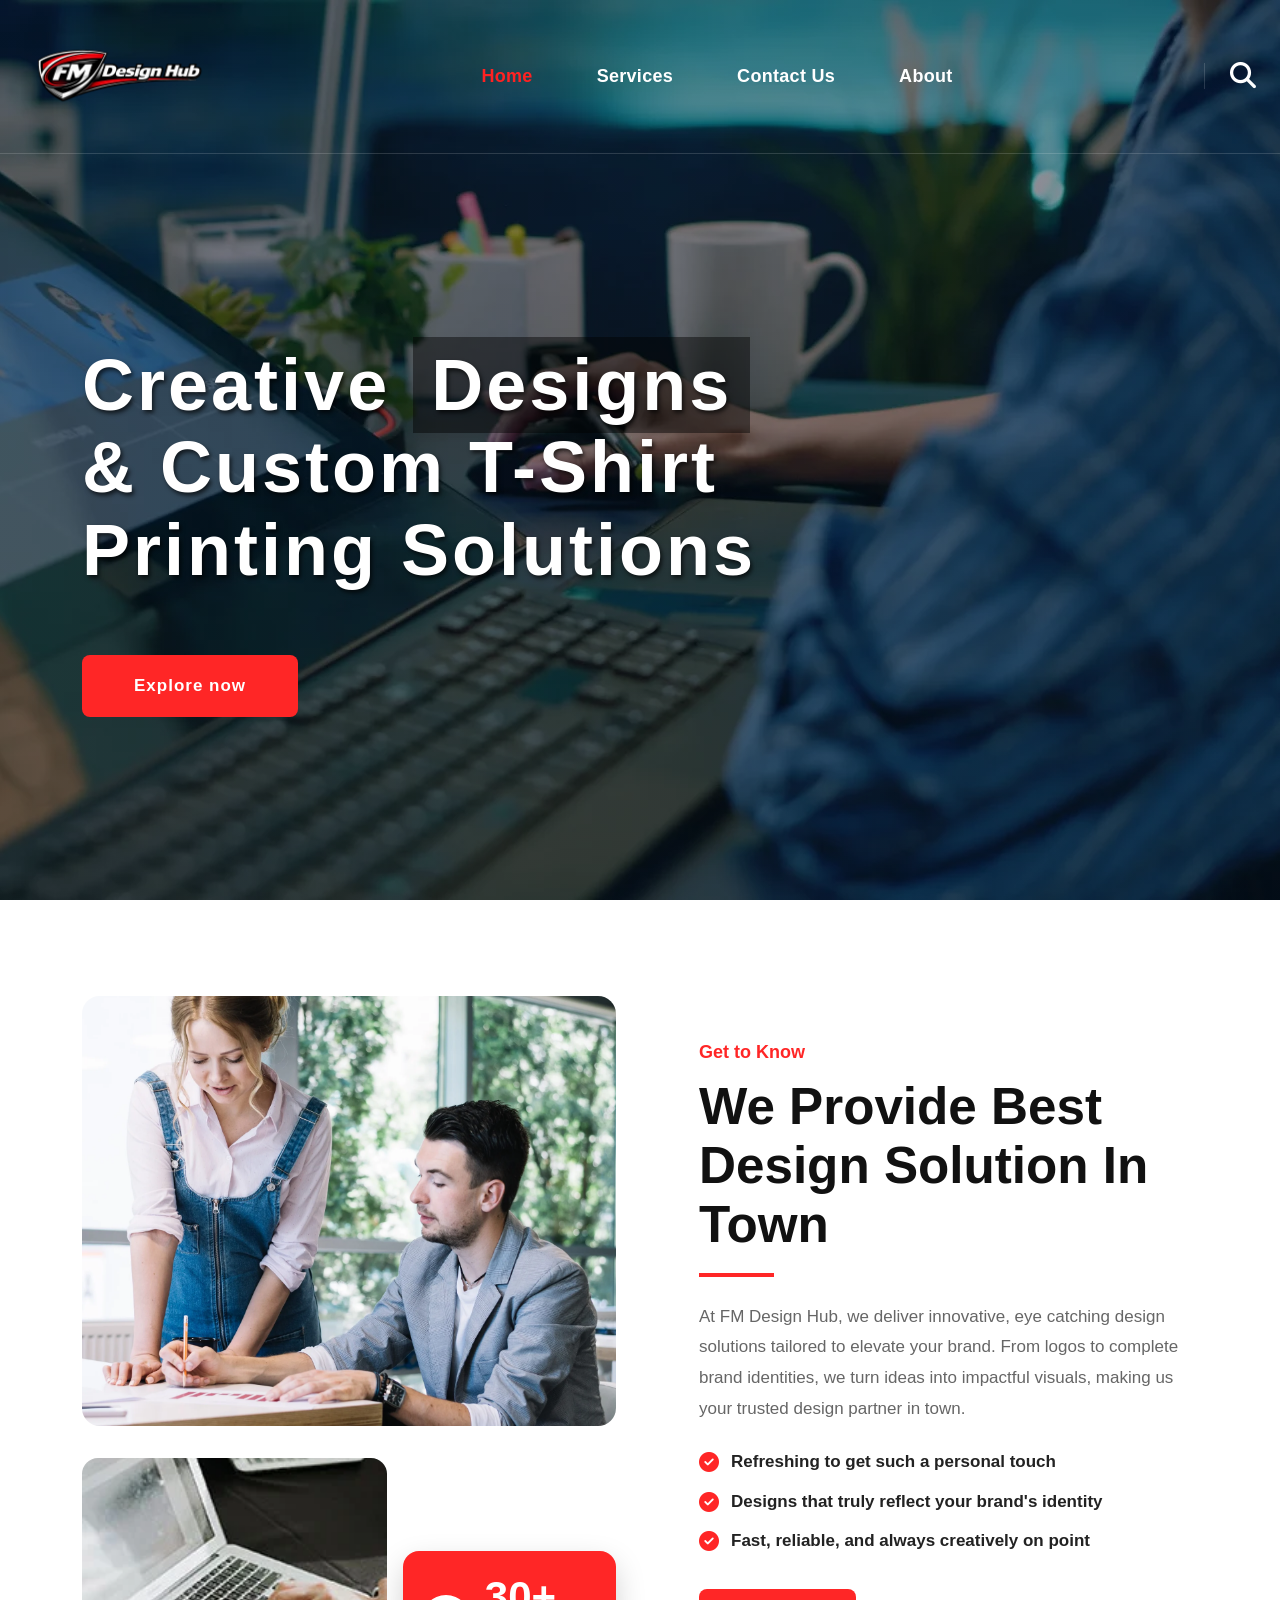
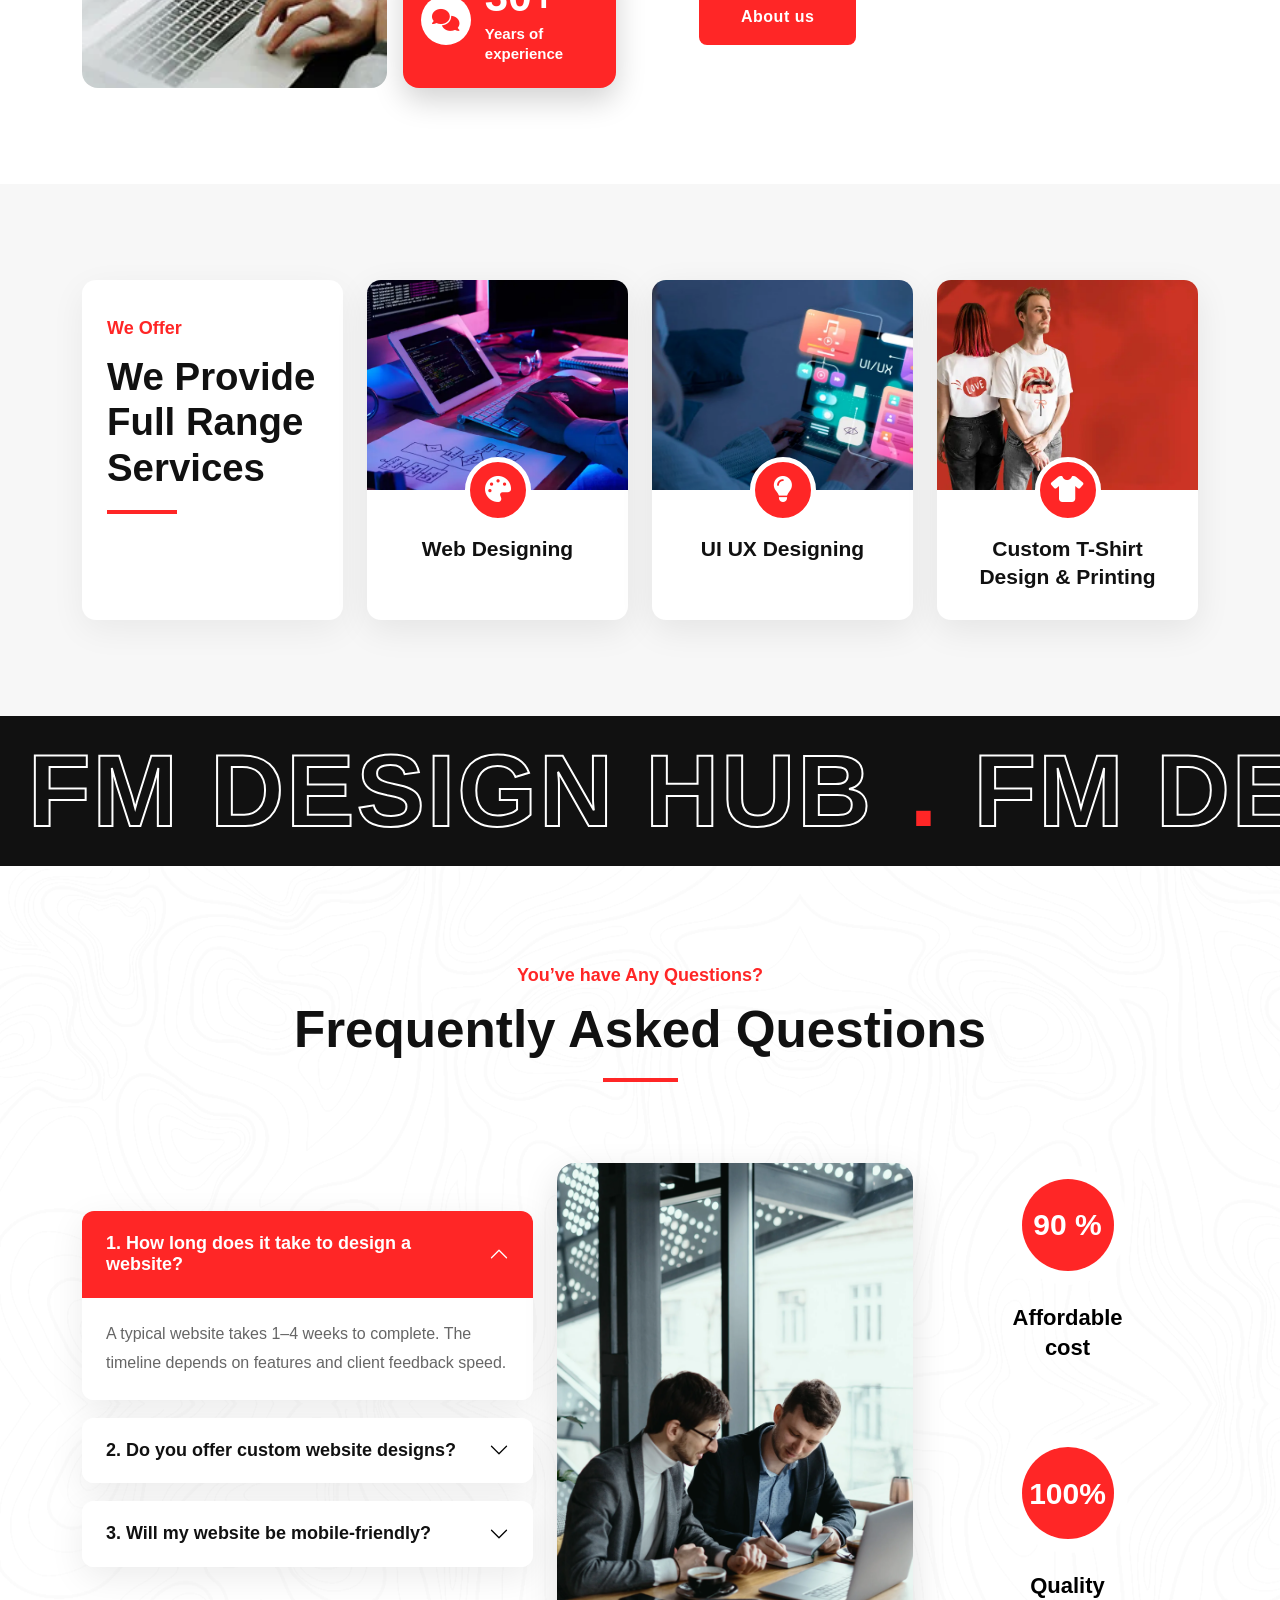
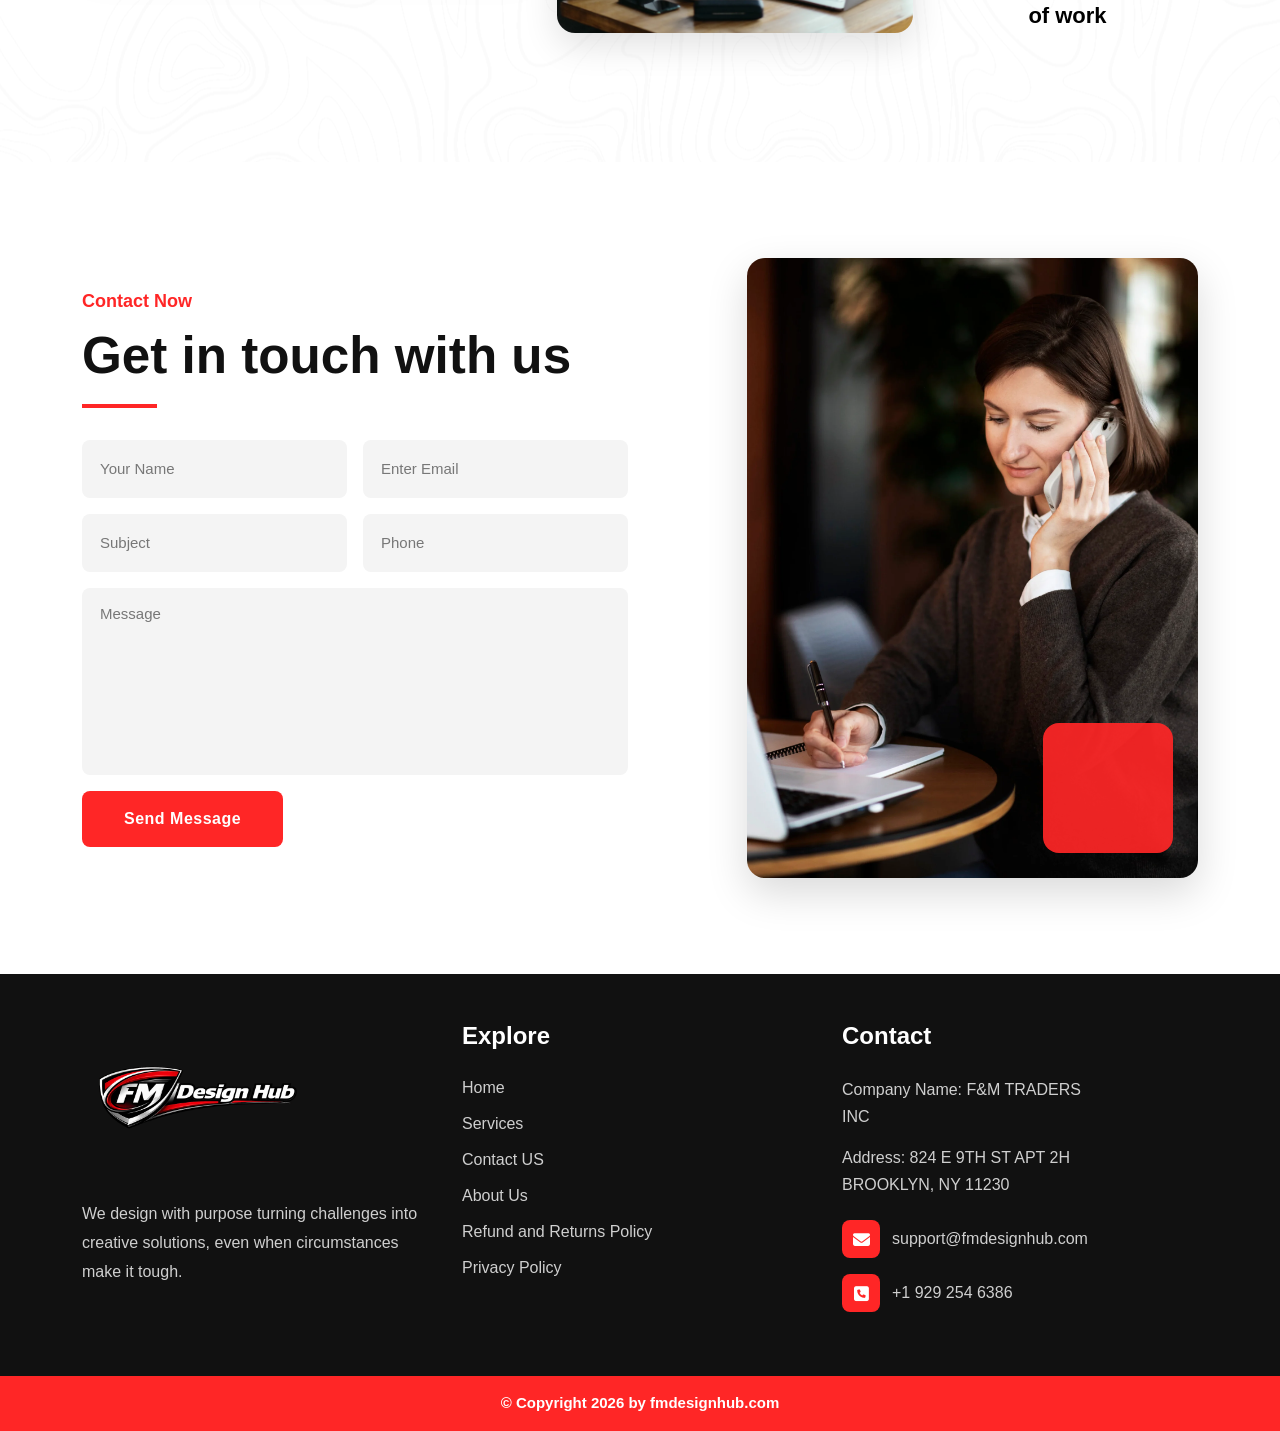
<file: index.html>
<!DOCTYPE html>
<html lang="en">
<head>
  <meta charset="UTF-8">
  <meta name="viewport" content="width=device-width, initial-scale=1.0">
  <title>FM Design Hub</title>

  <!-- Bootstrap CSS -->
  <link href="https://cdn.jsdelivr.net/npm/bootstrap@5.3.3/dist/css/bootstrap.min.css" rel="stylesheet">

  <!-- Font Awesome -->
  <link rel="stylesheet" href="https://cdnjs.cloudflare.com/ajax/libs/font-awesome/6.5.0/css/all.min.css">

  <!-- Custom CSS -->
  <link rel="stylesheet" href="style.css">
</head>
<body>

  <section class="hero-section">

    <nav class="navbar navbar-expand-lg custom-navbar">
      <div class="container-fluid px-4">

        <a class="navbar-brand" href="#">
          <img src="./images/download.webp" alt="FM Design Hub" class="logo-img">
        </a>

        <button class="navbar-toggler bg-light" type="button" data-bs-toggle="collapse" data-bs-target="#mainMenu">
          <span class="navbar-toggler-icon"></span>
        </button>

        <div class="collapse navbar-collapse" id="mainMenu">
          <ul class="navbar-nav mx-auto gap-lg-5 text-center">
            <li class="nav-item">
              <a class="nav-link active-link" href="/">Home</a>
            </li>
            <li class="nav-item">
              <a class="nav-link" href="service.html">Services</a>
            </li>
            <li class="nav-item">
              <a class="nav-link" href="contact.html">Contact Us</a>
            </li>
            <li class="nav-item">
              <a class="nav-link" href="about.html">About</a>
            </li>
          </ul>

          <div class="search-box d-none d-lg-flex">
            <i class="fa-solid fa-magnifying-glass"></i>
          </div>
        </div>

      </div>
    </nav>

    <div class="container hero-content">
      <div class="row">
        <div class="col-lg-8 col-md-10">
          <h1>
            Creative <span>Designs</span><br>
            & Custom T-Shirt<br>
            Printing Solutions
          </h1>

          <a href="about.html" class="hero-btn">Explore now</a>
        </div>
      </div>
    </div>

  </section>

<section class="fm-about-section py-5">
  <div class="container py-lg-5">

    <div class="row align-items-center g-5">

      <!-- Left Image Column -->
      <div class="col-12 col-lg-6">
        <div class="fm-about-images">

          <div class="fm-main-img">
            <img src="./images/man-explaining-charts-woman-scaled.webp" alt="FM Design Hub">
          </div>

          <div class="row align-items-end g-3 mt-3">
            <div class="col-7">
              <div class="fm-small-img">
                <img src="./images/about2h1.webp" alt="About Design">
              </div>
            </div>

            <div class="col-5">
              <div class="fm-experience-card">
                <div class="fm-exp-icon">
                  <i class="fa-solid fa-comments"></i>
                </div>
                <div>
                  <h3>30+</h3>
                  <p>Years of experience</p>
                </div>
              </div>
            </div>
          </div>

        </div>
      </div>

      <!-- Right Content Column -->
      <div class="col-12 col-lg-6">
        <div class="fm-about-content">

          <span class="fm-subtitle">Get to Know</span>

          <h2>
            We Provide Best Design Solution In Town
          </h2>

          <div class="fm-title-line"></div>

          <p>
            At FM Design Hub, we deliver innovative, eye catching design solutions tailored to elevate your brand.
            From logos to complete brand identities, we turn ideas into impactful visuals, making us your trusted
            design partner in town.
          </p>

          <ul class="fm-about-list">
            <li>
              <i class="fa-solid fa-circle-check"></i>
              <span>Refreshing to get such a personal touch</span>
            </li>
            <li>
              <i class="fa-solid fa-circle-check"></i>
              <span>Designs that truly reflect your brand's identity</span>
            </li>
            <li>
              <i class="fa-solid fa-circle-check"></i>
              <span>Fast, reliable, and always creatively on point</span>
            </li>
          </ul>

          <a href="about.html" class="fm-about-btn">About us</a>

        </div>
      </div>

    </div>

  </div>
</section>

<section class="fm-services-section py-5">
  <div class="container py-lg-5">

    <div class="row g-4 align-items-stretch">

      <!-- Section Title -->
      <div class="col-12 col-lg-3">
        <div class="fm-service-title-box h-100">
          <span class="fm-service-subtitle">We Offer</span>

          <h2>
            We Provide Full Range Services
          </h2>

          <div class="fm-service-line"></div>
        </div>
      </div>

      <!-- Service Card 1 -->
      <div class="col-12 col-md-6 col-lg-3">
        <div class="fm-service-card h-100">
          <div class="fm-service-img">
            <img src="./images/close-up-image-programer-working-his-desk-office-1536x1025.webp" alt="Web Designing">
          </div>

          <div class="fm-service-content">
            <div class="fm-service-icon">
              <i class="fa-solid fa-palette"></i>
            </div>

            <h4>
              <a href="service.html">Web Designing</a>
            </h4>
          </div>
        </div>
      </div>

      <!-- Service Card 2 -->
      <div class="col-12 col-md-6 col-lg-3">
        <div class="fm-service-card h-100">
          <div class="fm-service-img">
            <img src="./images/representations-user-experience-interface-design-1-672x448.webp" alt="UI UX Designing">
          </div>

          <div class="fm-service-content">
            <div class="fm-service-icon">
              <i class="fa-solid fa-lightbulb"></i>
            </div>

            <h4>
              <a href="service.html">UI UX Designing</a>
            </h4>
          </div>
        </div>
      </div>

      <!-- Service Card 3 -->
      <div class="col-12 col-md-6 col-lg-3">
        <div class="fm-service-card h-100">
          <div class="fm-service-img">
            <img src="./images/valentine-rsquo-s-day-apparel-couple-t-shirts-lips-theme-1536x1024.webp" alt="Custom T-Shirt Design">
          </div>

          <div class="fm-service-content">
            <div class="fm-service-icon">
              <i class="fa-solid fa-shirt"></i>
            </div>

            <h4>
              <a href="service.html">Custom T-Shirt Design & Printing</a>
            </h4>
          </div>
        </div>
      </div>

    </div>

  </div>
</section>

<section class="fm-moving-text-section py-4">
  <div class="container-fluid px-0">
    <div class="row g-0">
      <div class="col-12">

        <div class="fm-moving-text">
          <div class="fm-moving-track">

            <div class="fm-moving-group">
              <span>FM Design Hub</span>
              <b>.</b>
              <span>FM Design Hub</span>
              <b>.</b>
              <span>FM Design Hub</span>
              <b>.</b>
              <span>FM Design Hub</span>
              <b>.</b>
            </div>

            <div class="fm-moving-group">
              <span>FM Design Hub</span>
              <b>.</b>
              <span>FM Design Hub</span>
              <b>.</b>
              <span>FM Design Hub</span>
              <b>.</b>
              <span>FM Design Hub</span>
              <b>.</b>
            </div>

          </div>
        </div>

      </div>
    </div>
  </div>
</section>

<section class="fm-faq-section py-5">
  <div class="container py-lg-5">

    <!-- Heading -->
    <div class="row justify-content-center text-center mb-5">
      <div class="col-12 col-lg-8">
        <span class="fm-faq-subtitle">You’ve have Any Questions?</span>
        <h2 class="fm-faq-title">Frequently Asked Questions</h2>
        <div class="fm-faq-line mx-auto"></div>
      </div>
    </div>

    <div class="row g-4 align-items-center">

      <!-- FAQ Accordion -->
      <div class="col-12 col-lg-5">
        <div class="accordion fm-faq-accordion" id="fmFaqAccordion">

          <div class="accordion-item">
            <h2 class="accordion-header" id="faqHeadingOne">
              <button class="accordion-button" type="button" data-bs-toggle="collapse" data-bs-target="#faqOne">
                1. How long does it take to design a website?
              </button>
            </h2>
            <div id="faqOne" class="accordion-collapse collapse show" data-bs-parent="#fmFaqAccordion">
              <div class="accordion-body">
                A typical website takes 1–4 weeks to complete. The timeline depends on features and client feedback speed.
              </div>
            </div>
          </div>

          <div class="accordion-item">
            <h2 class="accordion-header" id="faqHeadingTwo">
              <button class="accordion-button collapsed" type="button" data-bs-toggle="collapse" data-bs-target="#faqTwo">
                2. Do you offer custom website designs?
              </button>
            </h2>
            <div id="faqTwo" class="accordion-collapse collapse" data-bs-parent="#fmFaqAccordion">
              <div class="accordion-body">
                Yes, we create fully custom designs from scratch. Each site is tailored to reflect your unique brand.
              </div>
            </div>
          </div>

          <div class="accordion-item">
            <h2 class="accordion-header" id="faqHeadingThree">
              <button class="accordion-button collapsed" type="button" data-bs-toggle="collapse" data-bs-target="#faqThree">
                3. Will my website be mobile-friendly?
              </button>
            </h2>
            <div id="faqThree" class="accordion-collapse collapse" data-bs-parent="#fmFaqAccordion">
              <div class="accordion-body">
                Absolutely, every site we build is responsive. It will look great on phones, tablets, and desktops.
              </div>
            </div>
          </div>

        </div>
      </div>

      <!-- Image -->
      <div class="col-12 col-md-6 col-lg-4">
        <div class="fm-faq-img">
          <img src="./images/two-young-businessman-having-successful-meeting-restaurant-scaled.webp" alt="FAQ Image">
        </div>
      </div>

      <!-- Progress Cards -->
      <div class="col-12 col-md-6 col-lg-3">
        <div class="fm-progress-wrapper">

          <div class="fm-progress-box">
            <div class="fm-circle fm-circle-90">
              <span>90  %</span>
            </div>
            <h5>Affordable <br> cost</h5>
          </div>

          <div class="fm-divider"></div>

          <div class="fm-progress-box">
            <div class="fm-circle fm-circle-100">
              <span>100%</span>
            </div>
            <h5>Quality <br> of work</h5>
          </div>

        </div>
      </div>

    </div>

  </div>
</section>

<section class="fm-contact-section py-5">
  <div class="container py-lg-5">

    <div class="row align-items-center justify-content-between">

      <!-- Contact Form -->
      <div class="col-12 col-lg-6">
        <div class="fm-contact-content">

          <span class="fm-contact-subtitle">Contact Now</span>

          <h2>Get in touch with us</h2>

          <div class="fm-contact-line"></div>

          <form class="fm-contact-form">
            <div class="row g-3">

              <div class="col-12 col-sm-6">
                <input type="text" class="form-control" placeholder="Your Name">
              </div>

              <div class="col-12 col-sm-6">
                <input type="email" class="form-control" placeholder="Enter Email">
              </div>

              <div class="col-12 col-sm-6">
                <input type="text" class="form-control" placeholder="Subject">
              </div>

              <div class="col-12 col-sm-6">
                <input type="text" class="form-control" placeholder="Phone">
              </div>

              <div class="col-12">
                <textarea class="form-control" rows="7" placeholder="Message"></textarea>
              </div>

              <div class="col-12">
                <button type="submit" class="fm-contact-btn">
                  Send Message
                </button>
              </div>

            </div>
          </form>

        </div>
      </div>

   

      <!-- Contact Image -->
      <div class="col-12 col-lg-5">
        <div class="fm-contact-image-box">
          <img src="./images/side-view-woman-taking-notes-scaled.webp" alt="Contact Image">

          <div class="fm-contact-shape"></div>
        </div>
      </div>

    </div>

  </div>
</section>
  

<footer class="fm-footer">

  <div class="container py-5">
    <div class="row ">

      <!-- Footer About -->
      <div class="col-12 col-md-6 col-lg-4">
        <div class="fm-footer-about">
          <img src="./images/download.webp" alt="FM Design Hub" class="fm-footer-img">

          <p>
            We design with purpose turning challenges into creative solutions, even when circumstances make it tough.
          </p>
        </div>
      </div>

      <!-- Footer Links -->
      <div class="col-12 col-md-6 col-lg-4">
        <div class="fm-footer-widget">
          <h4>Explore</h4>

          <ul class="fm-footer-links">
            <li><a href="/">Home</a></li>
            <li><a href="service.html">Services</a></li>
            <li><a href="contact.html">Contact US</a></li>
            <li><a href="about.html">About Us</a></li>
            <li><a href="refund.html">Refund and Returns Policy</a></li>
            <li><a href="privacy.html">Privacy Policy</a></li>
          </ul>
        </div>
      </div>

      <!-- Footer Contact -->
      <div class="col-12 col-md-6 col-lg-3">
        <div class="fm-footer-widget">
          <h4>Contact</h4>

          <div class="fm-footer-contact-text">
            <p>Company Name: F&amp;M TRADERS INC</p>
            <p>
              Address: 824 E 9TH ST APT 2H<br>
              BROOKLYN, NY 11230
            </p>
          </div>

          <ul class="fm-footer-contact">
            <li>
              <span class="fm-contact-icon">
                <i class="fa-solid fa-envelope"></i>
              </span>
              <a href="mailto:support@fmdesignhub.com">support@fmdesignhub.com</a>
            </li>

            <li>
              <span class="fm-contact-icon">
                <i class="fa-solid fa-square-phone"></i>
              </span>
              <a href="tel:+19292546386">+1 929 254 6386</a>
            </li>
          </ul>
        </div>
      </div>

    </div>
  </div>

  <!-- Copyright -->
  <div class="fm-footer-bottom py-3">
    <div class="container">
      <p>© Copyright 2026 by fmdesignhub.com</p>
    </div>
  </div>

</footer>
  <!-- Bootstrap JS -->
  <script src="https://cdn.jsdelivr.net/npm/bootstrap@5.3.3/dist/js/bootstrap.bundle.min.js"></script>

</body>
</html>
</file>
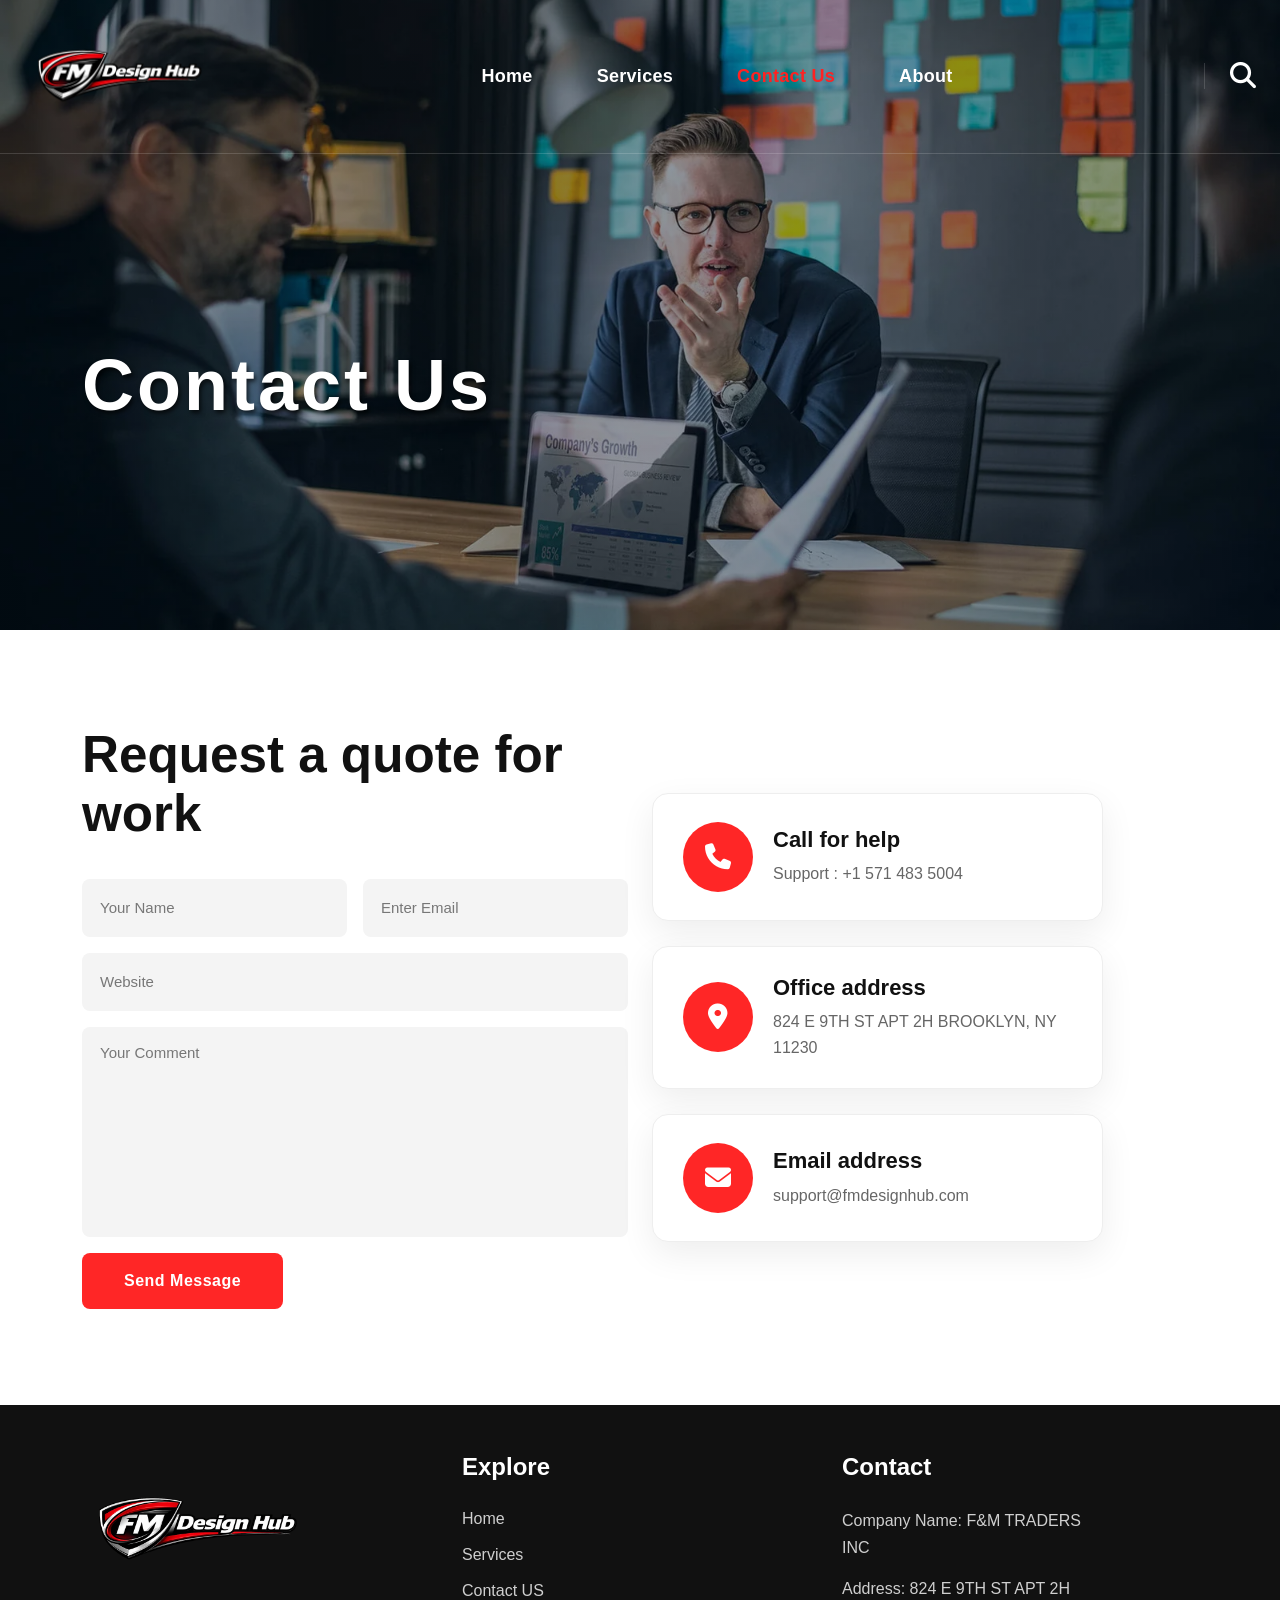
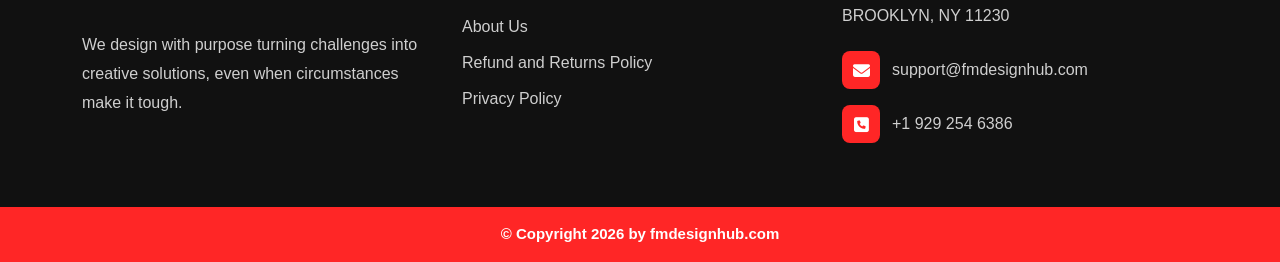
<file: contact.html>
<!DOCTYPE html>
<html lang="en">
<head>
  <meta charset="UTF-8">
  <meta name="viewport" content="width=device-width, initial-scale=1.0">
  <title>FM Design Hub</title>

  <!-- Bootstrap CSS -->
  <link href="https://cdn.jsdelivr.net/npm/bootstrap@5.3.3/dist/css/bootstrap.min.css" rel="stylesheet">

  <!-- Font Awesome -->
  <link rel="stylesheet" href="https://cdnjs.cloudflare.com/ajax/libs/font-awesome/6.5.0/css/all.min.css">

  <!-- Custom CSS -->
  <link rel="stylesheet" href="style.css">
</head>
<body>

  <section class="hero-section-2">

    <nav class="navbar navbar-expand-lg custom-navbar">
      <div class="container-fluid px-4">

        <a class="navbar-brand" href="#">
          <img src="./images/download.webp" alt="FM Design Hub" class="logo-img">
        </a>

        <button class="navbar-toggler bg-light" type="button" data-bs-toggle="collapse" data-bs-target="#mainMenu">
          <span class="navbar-toggler-icon"></span>
        </button>

        <div class="collapse navbar-collapse" id="mainMenu">
          <ul class="navbar-nav mx-auto gap-lg-5 text-center">
            <li class="nav-item">
              <a class="nav-link" href="/">Home</a>
            </li>
            <li class="nav-item">
              <a class="nav-link" href="service.html">Services</a>
            </li>
            <li class="nav-item">
              <a class="nav-link active-link" href="contact.html">Contact Us</a>
            </li>
            <li class="nav-item">
              <a class="nav-link" href="about.html">About</a>
            </li>
          </ul>

          <div class="search-box d-none d-lg-flex">
            <i class="fa-solid fa-magnifying-glass"></i>
          </div>
        </div>

      </div>
    </nav>

    <div class="container hero-content">
      <div class="row">
        <div class="col-lg-8 col-md-10">
          <h1>
            Contact Us
          </h1>
        </div>
      </div>
    </div>

  </section>


  <section class="fm-quote-section py-5">
  <div class="container py-lg-5">

    <div class="row  align-items-center">

      <!-- Quote Form -->
      <div class="col-12 col-lg-6">
        <div class="fm-quote-box">
          <h2>Request a quote for work</h2>

          <form class="fm-quote-form">
            <div class="row g-3">

              <div class="col-12 col-sm-6">
                <input type="text" class="form-control" placeholder="Your Name">
              </div>

              <div class="col-12 col-sm-6">
                <input type="email" class="form-control" placeholder="Enter Email">
              </div>

              <div class="col-12">
                <input type="text" class="form-control" placeholder="Website">
              </div>

              <div class="col-12">
                <textarea class="form-control" rows="8" placeholder="Your Comment"></textarea>
              </div>

              <div class="col-12">
                <button type="submit" class="fm-quote-btn">
                  Send Message
                </button>
              </div>

            </div>
          </form>
        </div>
      </div>


      <!-- Contact Info -->
      <div class="col-12 col-lg-5">
        <div class="fm-contact-info-wrapper">

          <div class="fm-info-box">
            <div class="fm-info-icon">
              <i class="fa-solid fa-phone"></i>
            </div>

            <div class="fm-info-text">
              <h4>Call for help</h4>
              <p>Support : +1 571 483 5004</p>
            </div>
          </div>

          <div class="fm-info-box">
            <div class="fm-info-icon">
              <i class="fa-solid fa-location-dot"></i>
            </div>

            <div class="fm-info-text">
              <h4>Office address</h4>
              <p>824 E 9TH ST APT 2H BROOKLYN, NY 11230</p>
            </div>
          </div>

          <div class="fm-info-box">
            <div class="fm-info-icon">
              <i class="fa-solid fa-envelope"></i>
            </div>

            <div class="fm-info-text">
              <h4>Email address</h4>
              <p>support@fmdesignhub.com</p>
            </div>
          </div>

        </div>
      </div>

    </div>

  </div>
</section>

  

<footer class="fm-footer">

  <div class="container py-5">
    <div class="row ">

      <!-- Footer About -->
      <div class="col-12 col-md-6 col-lg-4">
        <div class="fm-footer-about">
          <img src="./images/download.webp" alt="FM Design Hub" class="fm-footer-img">

          <p>
            We design with purpose turning challenges into creative solutions, even when circumstances make it tough.
          </p>
        </div>
      </div>

      <!-- Footer Links -->
      <div class="col-12 col-md-6 col-lg-4">
        <div class="fm-footer-widget">
          <h4>Explore</h4>

          <ul class="fm-footer-links">
            <li><a href="/">Home</a></li>
            <li><a href="service.html">Services</a></li>
            <li><a href="contact.html">Contact US</a></li>
            <li><a href="about.html">About Us</a></li>
            <li><a href="refund.html">Refund and Returns Policy</a></li>
            <li><a href="privacy.html">Privacy Policy</a></li>
          </ul>
        </div>
      </div>

      <!-- Footer Contact -->
      <div class="col-12 col-md-6 col-lg-3">
        <div class="fm-footer-widget">
          <h4>Contact</h4>

          <div class="fm-footer-contact-text">
            <p>Company Name: F&amp;M TRADERS INC</p>
            <p>
              Address: 824 E 9TH ST APT 2H<br>
              BROOKLYN, NY 11230
            </p>
          </div>

          <ul class="fm-footer-contact">
            <li>
              <span class="fm-contact-icon">
                <i class="fa-solid fa-envelope"></i>
              </span>
              <a href="mailto:support@fmdesignhub.com">support@fmdesignhub.com</a>
            </li>

            <li>
              <span class="fm-contact-icon">
                <i class="fa-solid fa-square-phone"></i>
              </span>
              <a href="tel:+19292546386">+1 929 254 6386</a>
            </li>
          </ul>
        </div>
      </div>

    </div>
  </div>

  <!-- Copyright -->
  <div class="fm-footer-bottom py-3">
    <div class="container">
      <p>© Copyright 2026 by fmdesignhub.com</p>
    </div>
  </div>

</footer>
  <!-- Bootstrap JS -->
  <script src="https://cdn.jsdelivr.net/npm/bootstrap@5.3.3/dist/js/bootstrap.bundle.min.js"></script>

</body>
</html>
</file>
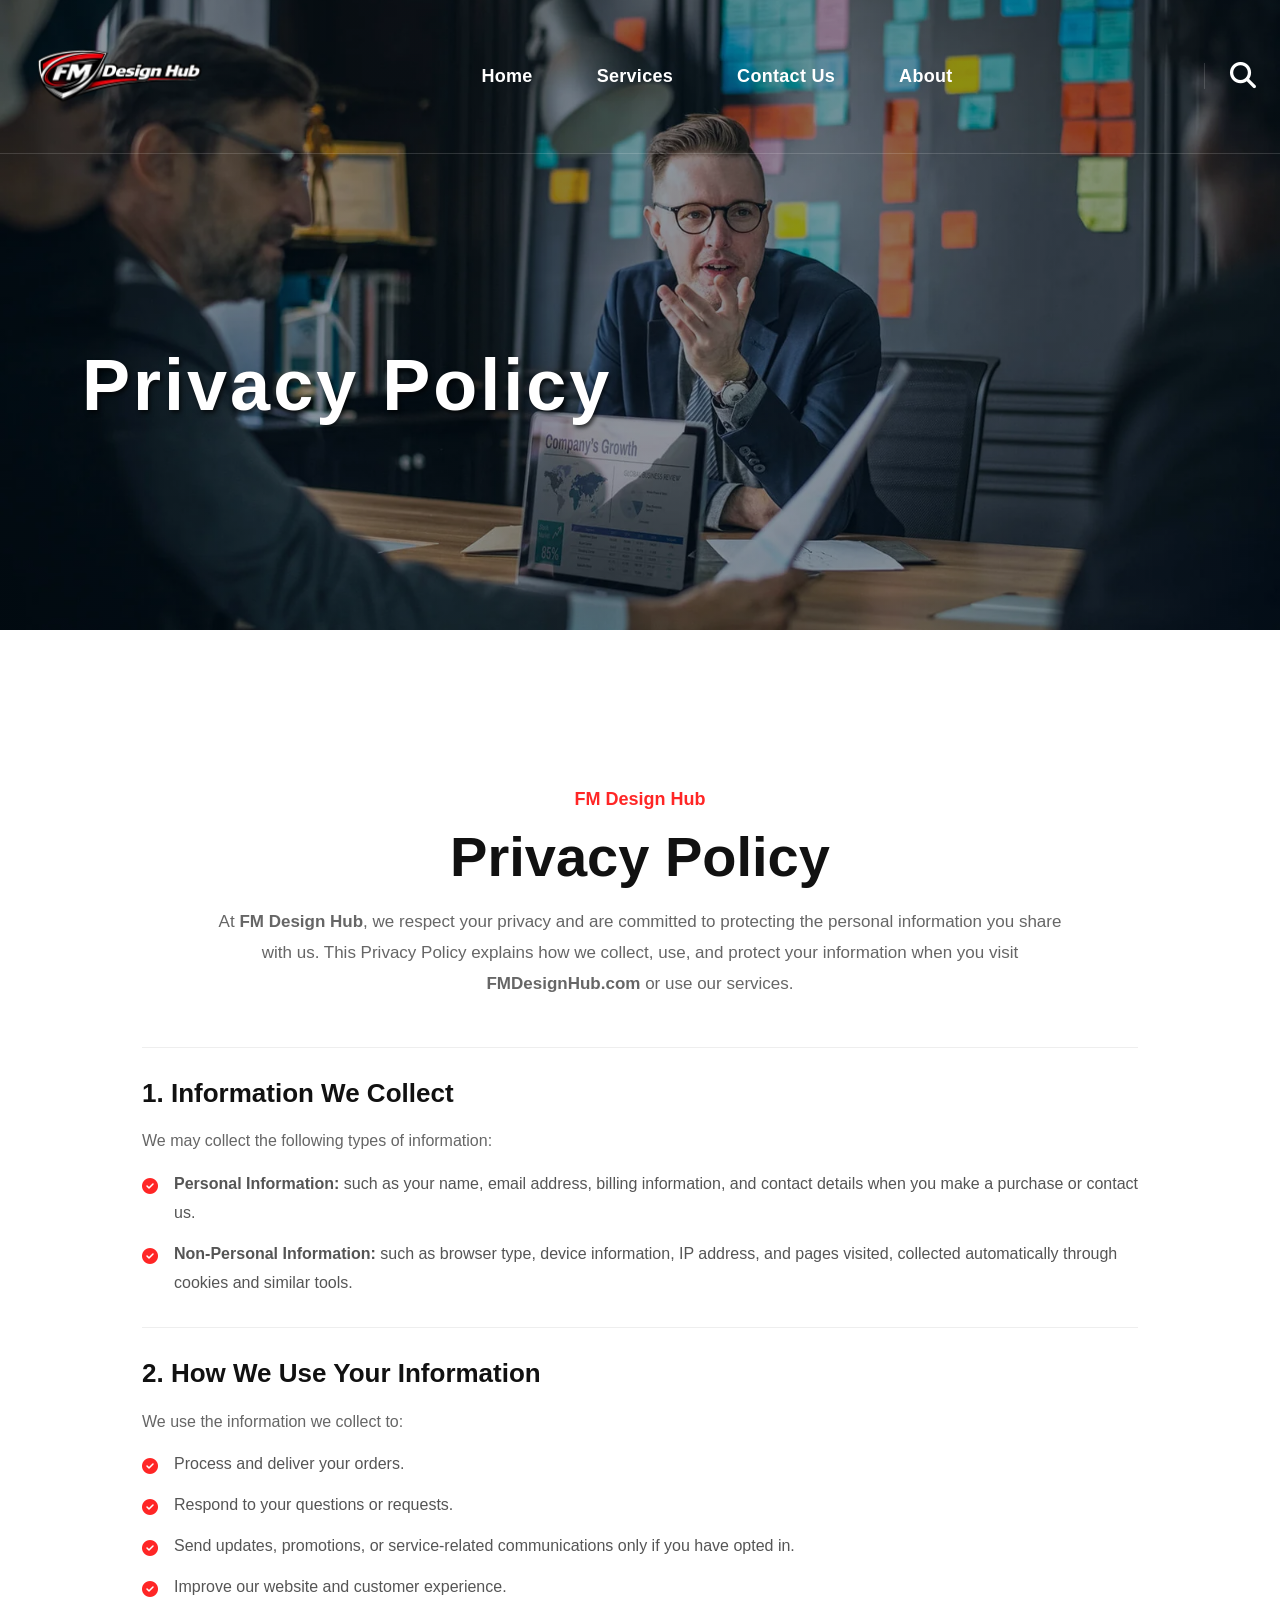
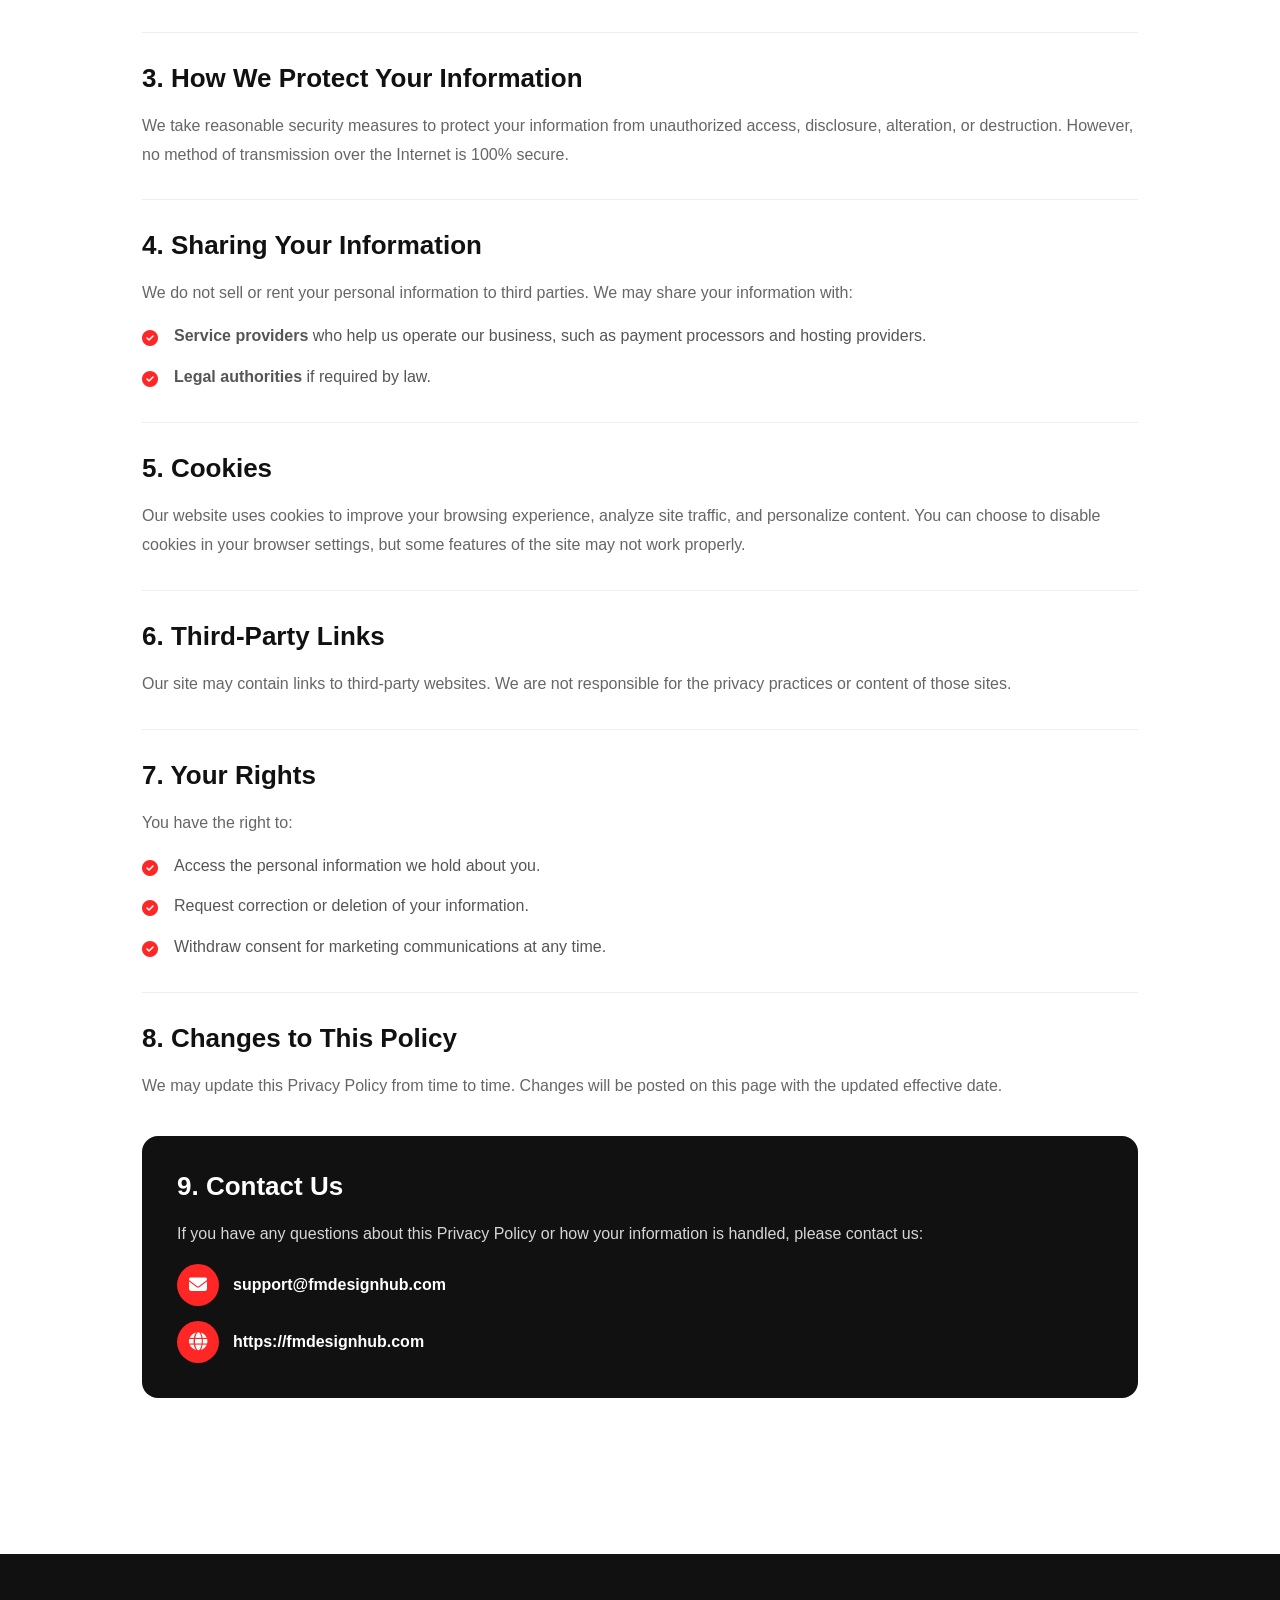
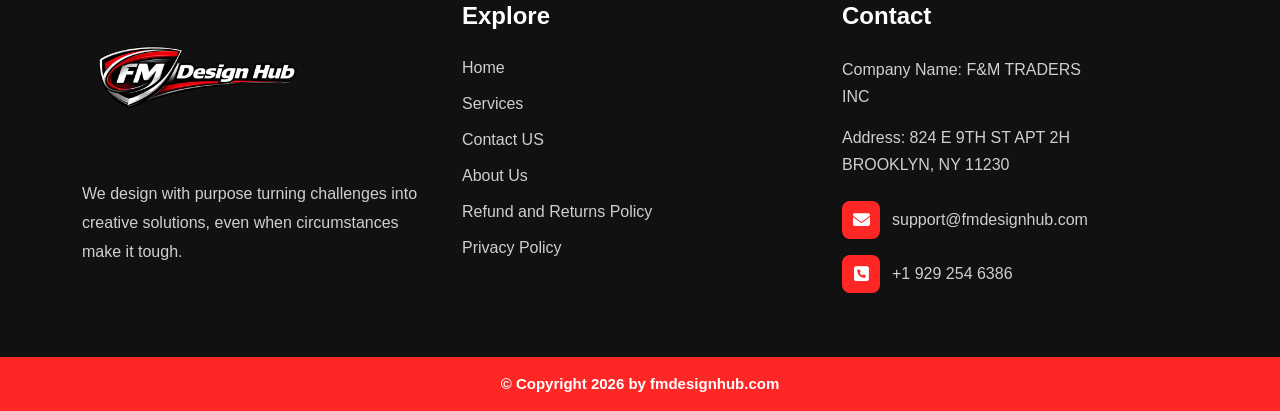
<file: privacy.html>
<!DOCTYPE html>
<html lang="en">
<head>
  <meta charset="UTF-8">
  <meta name="viewport" content="width=device-width, initial-scale=1.0">
  <title>FM Design Hub</title>

  <!-- Bootstrap CSS -->
  <link href="https://cdn.jsdelivr.net/npm/bootstrap@5.3.3/dist/css/bootstrap.min.css" rel="stylesheet">

  <!-- Font Awesome -->
  <link rel="stylesheet" href="https://cdnjs.cloudflare.com/ajax/libs/font-awesome/6.5.0/css/all.min.css">

  <!-- Custom CSS -->
  <link rel="stylesheet" href="style.css">
</head>
<body>

  <section class="hero-section-2">

    <nav class="navbar navbar-expand-lg custom-navbar">
      <div class="container-fluid px-4">

        <a class="navbar-brand" href="#">
          <img src="./images/download.webp" alt="FM Design Hub" class="logo-img">
        </a>

        <button class="navbar-toggler bg-light" type="button" data-bs-toggle="collapse" data-bs-target="#mainMenu">
          <span class="navbar-toggler-icon"></span>
        </button>

        <div class="collapse navbar-collapse" id="mainMenu">
          <ul class="navbar-nav mx-auto gap-lg-5 text-center">
            <li class="nav-item">
              <a class="nav-link" href="/">Home</a>
            </li>
            <li class="nav-item">
              <a class="nav-link" href="service.html">Services</a>
            </li>
            <li class="nav-item">
              <a class="nav-link" href="contact.html">Contact Us</a>
            </li>
            <li class="nav-item">
              <a class="nav-link" href="about.html">About</a>
            </li>
          </ul>

          <div class="search-box d-none d-lg-flex">
            <i class="fa-solid fa-magnifying-glass"></i>
          </div>
        </div>

      </div>
    </nav>

    <div class="container hero-content">
      <div class="row">
        <div class="col-lg-8 col-md-10">
          <h1>
            Privacy Policy
          </h1>
        </div>
      </div>
    </div>

  </section>

  <section class="fm-privacy-section py-5">
  <div class="container py-lg-5">

    <div class="row justify-content-center">
      <div class="col-12 col-lg-12">

        <div class="fm-privacy-box">

          <div class="fm-privacy-header text-center mb-5">
            <span>FM Design Hub</span>
            <h1>Privacy Policy</h1>
            <p>
              At <strong>FM Design Hub</strong>, we respect your privacy and are committed to protecting
              the personal information you share with us. This Privacy Policy explains how we collect,
              use, and protect your information when you visit <strong>FMDesignHub.com</strong> or use our services.
            </p>
          </div>

          <div class="fm-privacy-item">
            <h3>1. Information We Collect</h3>
            <p>We may collect the following types of information:</p>

            <ul>
              <li>
                <strong>Personal Information:</strong> such as your name, email address, billing information,
                and contact details when you make a purchase or contact us.
              </li>
              <li>
                <strong>Non-Personal Information:</strong> such as browser type, device information,
                IP address, and pages visited, collected automatically through cookies and similar tools.
              </li>
            </ul>
          </div>

          <div class="fm-privacy-item">
            <h3>2. How We Use Your Information</h3>
            <p>We use the information we collect to:</p>

            <ul>
              <li>Process and deliver your orders.</li>
              <li>Respond to your questions or requests.</li>
              <li>Send updates, promotions, or service-related communications only if you have opted in.</li>
              <li>Improve our website and customer experience.</li>
            </ul>
          </div>

          <div class="fm-privacy-item">
            <h3>3. How We Protect Your Information</h3>
            <p>
              We take reasonable security measures to protect your information from unauthorized access,
              disclosure, alteration, or destruction. However, no method of transmission over the Internet
              is 100% secure.
            </p>
          </div>

          <div class="fm-privacy-item">
            <h3>4. Sharing Your Information</h3>
            <p>
              We do not sell or rent your personal information to third parties. We may share your information with:
            </p>

            <ul>
              <li>
                <strong>Service providers</strong> who help us operate our business, such as payment processors
                and hosting providers.
              </li>
              <li>
                <strong>Legal authorities</strong> if required by law.
              </li>
            </ul>
          </div>

          <div class="fm-privacy-item">
            <h3>5. Cookies</h3>
            <p>
              Our website uses cookies to improve your browsing experience, analyze site traffic, and personalize
              content. You can choose to disable cookies in your browser settings, but some features of the site
              may not work properly.
            </p>
          </div>

          <div class="fm-privacy-item">
            <h3>6. Third-Party Links</h3>
            <p>
              Our site may contain links to third-party websites. We are not responsible for the privacy practices
              or content of those sites.
            </p>
          </div>

          <div class="fm-privacy-item">
            <h3>7. Your Rights</h3>
            <p>You have the right to:</p>

            <ul>
              <li>Access the personal information we hold about you.</li>
              <li>Request correction or deletion of your information.</li>
              <li>Withdraw consent for marketing communications at any time.</li>
            </ul>
          </div>

          <div class="fm-privacy-item">
            <h3>8. Changes to This Policy</h3>
            <p>
              We may update this Privacy Policy from time to time. Changes will be posted on this page with the
              updated effective date.
            </p>
          </div>

          <div class="fm-privacy-contact">
            <h3>9. Contact Us</h3>
            <p>
              If you have any questions about this Privacy Policy or how your information is handled,
              please contact us:
            </p>

            <div class="fm-privacy-contact-row">
              <i class="fa-solid fa-envelope"></i>
              <a href="mailto:support@fmdesignhub.com">support@fmdesignhub.com</a>
            </div>

            <div class="fm-privacy-contact-row">
              <i class="fa-solid fa-globe"></i>
              <a href="https://fmdesignhub.com">https://fmdesignhub.com</a>
            </div>
          </div>

        </div>

      </div>
    </div>

  </div>
</section>



  

<footer class="fm-footer">

  <div class="container py-5">
    <div class="row ">

      <!-- Footer About -->
      <div class="col-12 col-md-6 col-lg-4">
        <div class="fm-footer-about">
          <img src="./images/download.webp" alt="FM Design Hub" class="fm-footer-img">

          <p>
            We design with purpose turning challenges into creative solutions, even when circumstances make it tough.
          </p>
        </div>
      </div>

      <!-- Footer Links -->
      <div class="col-12 col-md-6 col-lg-4">
        <div class="fm-footer-widget">
          <h4>Explore</h4>

          <ul class="fm-footer-links">
            <li><a href="#">Home</a></li>
            <li><a href="#">Services</a></li>
            <li><a href="#">Contact US</a></li>
            <li><a href="#">About Us</a></li>
            <li><a href="#">Refund and Returns Policy</a></li>
            <li><a href="#">Privacy Policy</a></li>
          </ul>
        </div>
      </div>

      <!-- Footer Contact -->
      <div class="col-12 col-md-6 col-lg-3">
        <div class="fm-footer-widget">
          <h4>Contact</h4>

          <div class="fm-footer-contact-text">
            <p>Company Name: F&amp;M TRADERS INC</p>
            <p>
              Address: 824 E 9TH ST APT 2H<br>
              BROOKLYN, NY 11230
            </p>
          </div>

          <ul class="fm-footer-contact">
            <li>
              <span class="fm-contact-icon">
                <i class="fa-solid fa-envelope"></i>
              </span>
              <a href="mailto:support@fmdesignhub.com">support@fmdesignhub.com</a>
            </li>

            <li>
              <span class="fm-contact-icon">
                <i class="fa-solid fa-square-phone"></i>
              </span>
              <a href="tel:+19292546386">+1 929 254 6386</a>
            </li>
          </ul>
        </div>
      </div>

    </div>
  </div>

  <!-- Copyright -->
  <div class="fm-footer-bottom py-3">
    <div class="container">
      <p>© Copyright 2026 by fmdesignhub.com</p>
    </div>
  </div>

</footer>
  <!-- Bootstrap JS -->
  <script src="https://cdn.jsdelivr.net/npm/bootstrap@5.3.3/dist/js/bootstrap.bundle.min.js"></script>

</body>
</html>
</file>
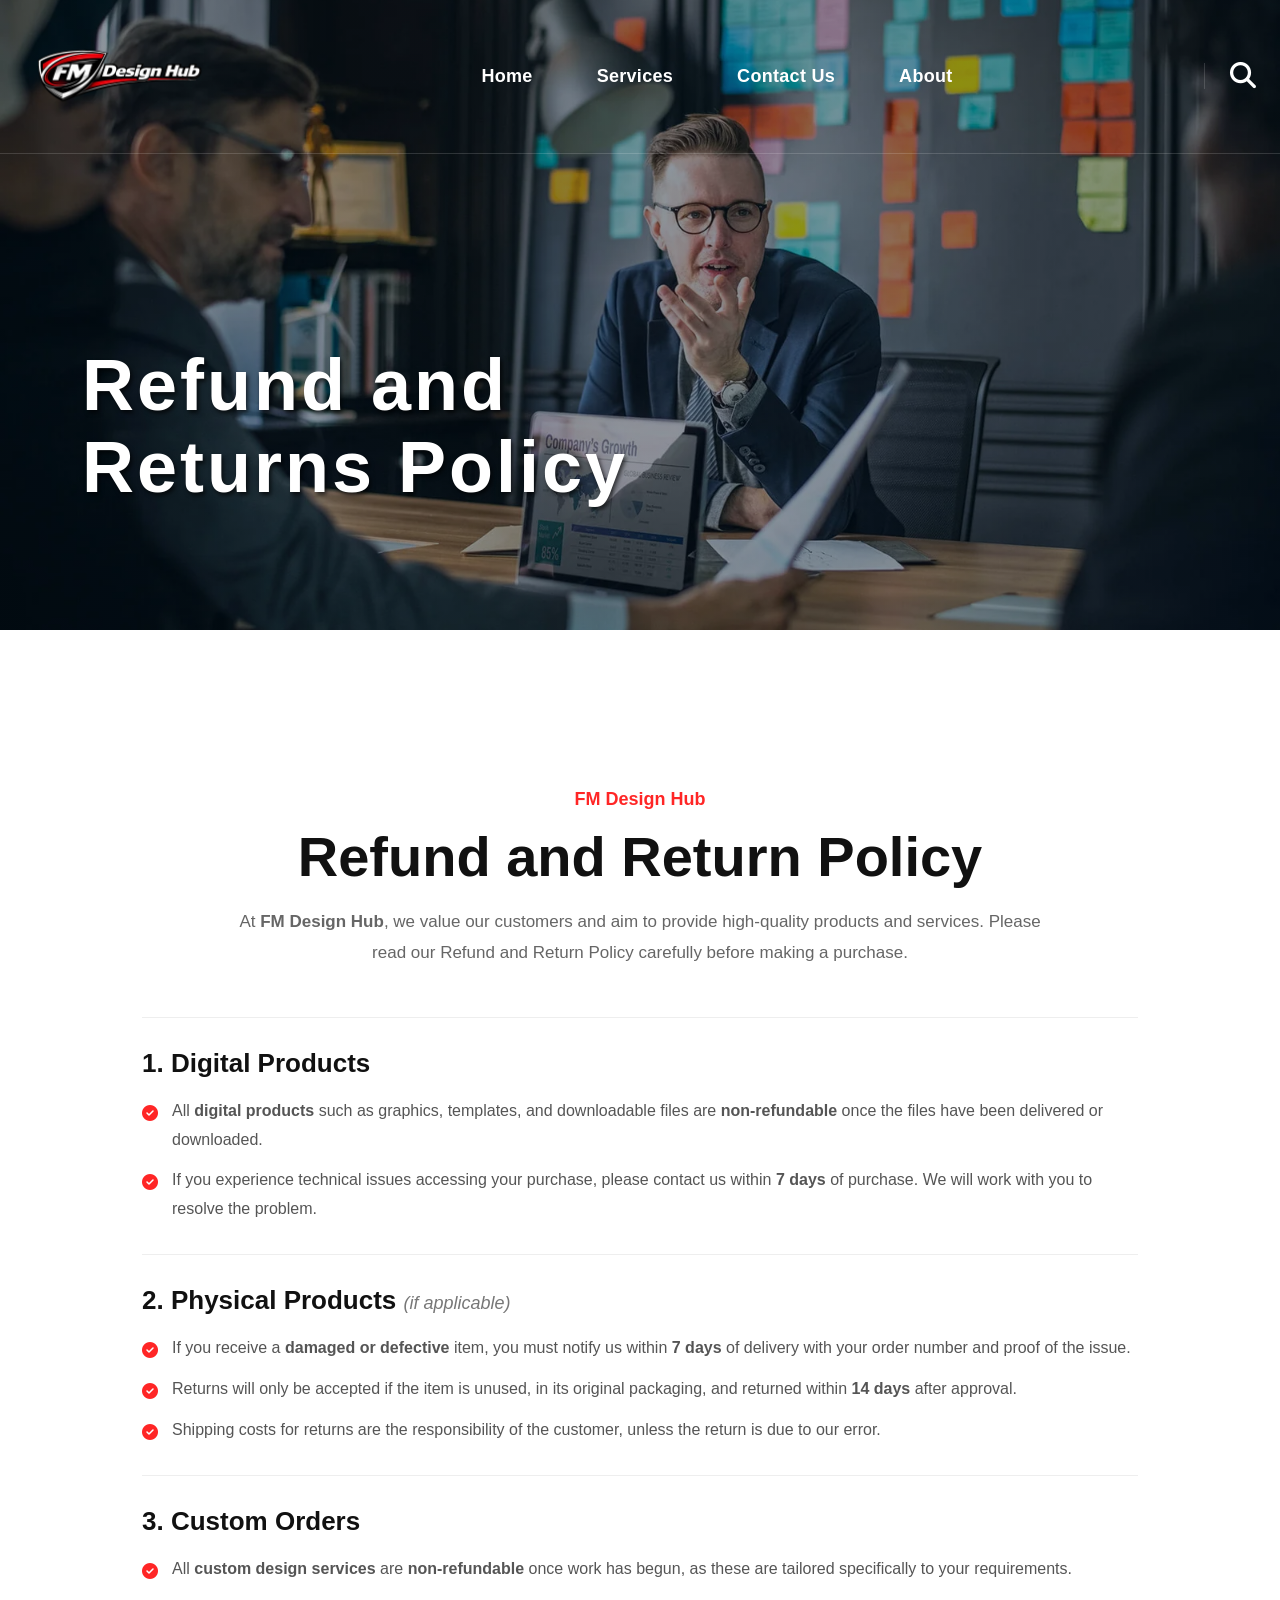
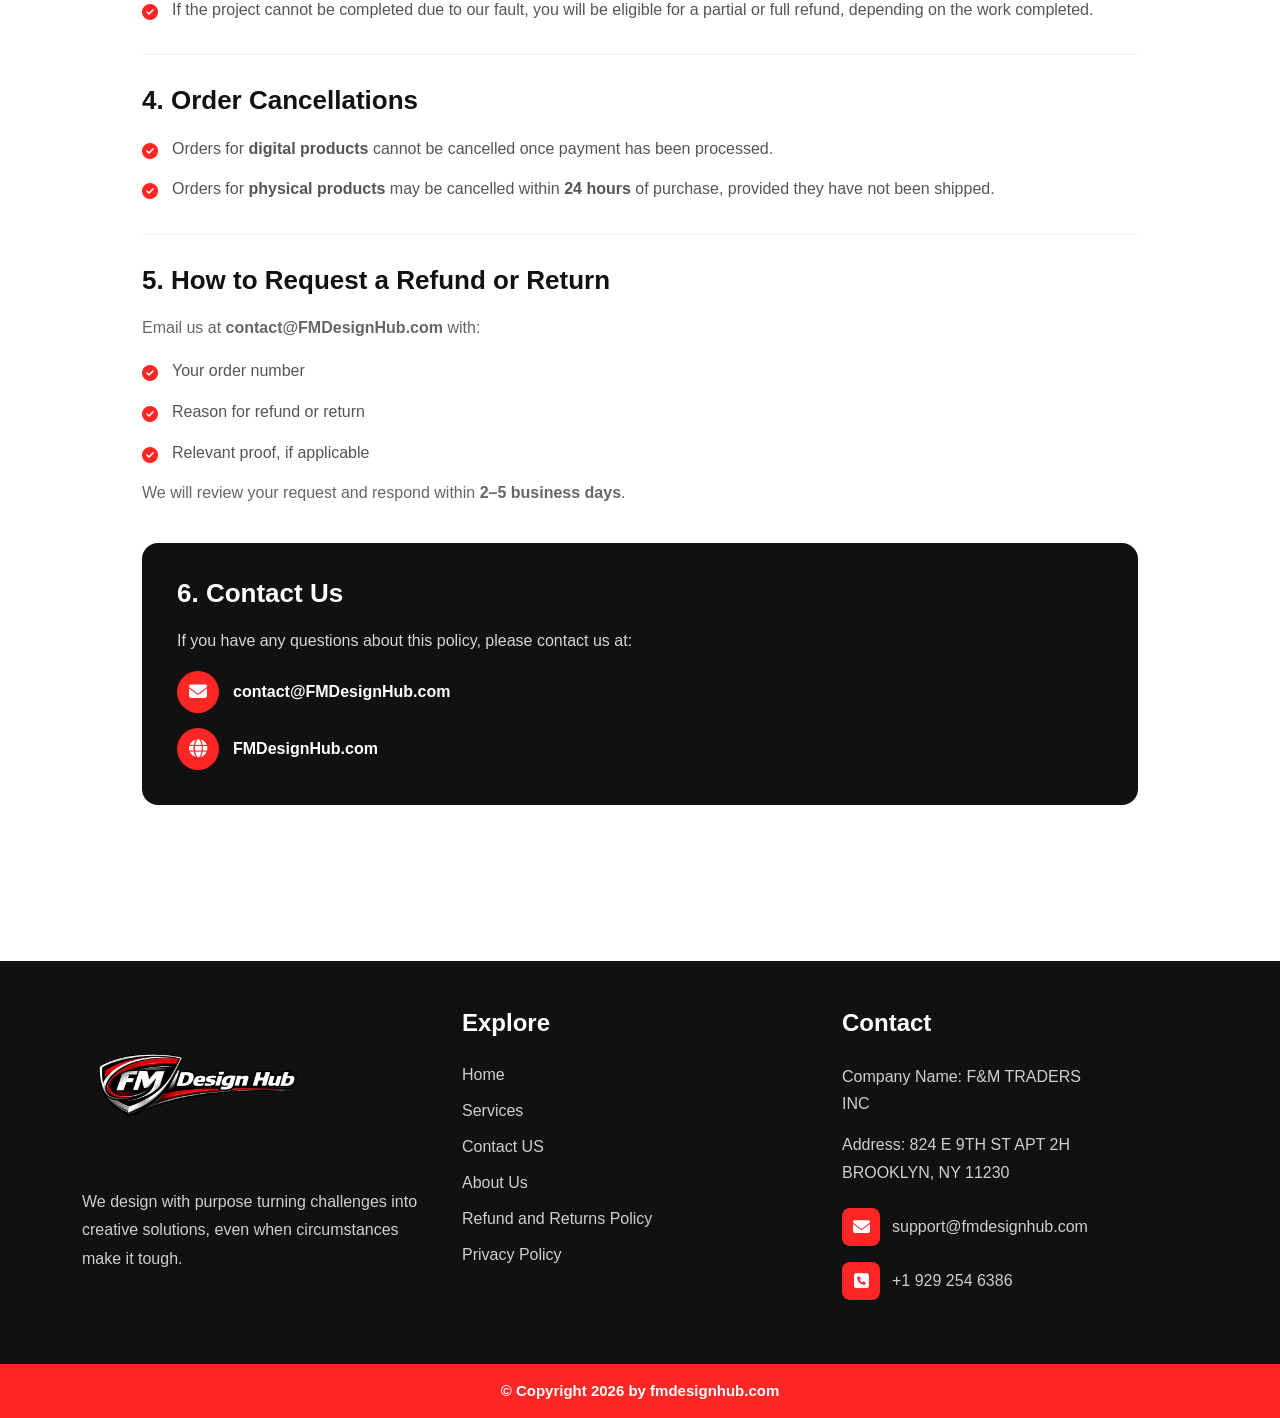
<file: refund.html>
<!DOCTYPE html>
<html lang="en">
<head>
  <meta charset="UTF-8">
  <meta name="viewport" content="width=device-width, initial-scale=1.0">
  <title>FM Design Hub</title>

  <!-- Bootstrap CSS -->
  <link href="https://cdn.jsdelivr.net/npm/bootstrap@5.3.3/dist/css/bootstrap.min.css" rel="stylesheet">

  <!-- Font Awesome -->
  <link rel="stylesheet" href="https://cdnjs.cloudflare.com/ajax/libs/font-awesome/6.5.0/css/all.min.css">

  <!-- Custom CSS -->
  <link rel="stylesheet" href="style.css">
</head>
<body>

  <section class="hero-section-2">

    <nav class="navbar navbar-expand-lg custom-navbar">
      <div class="container-fluid px-4">

        <a class="navbar-brand" href="#">
          <img src="./images/download.webp" alt="FM Design Hub" class="logo-img">
        </a>

        <button class="navbar-toggler bg-light" type="button" data-bs-toggle="collapse" data-bs-target="#mainMenu">
          <span class="navbar-toggler-icon"></span>
        </button>

        <div class="collapse navbar-collapse" id="mainMenu">
          <ul class="navbar-nav mx-auto gap-lg-5 text-center">
            <li class="nav-item">
              <a class="nav-link" href="/">Home</a>
            </li>
            <li class="nav-item">
              <a class="nav-link" href="service.html">Services</a>
            </li>
            <li class="nav-item">
              <a class="nav-link" href="contact.html">Contact Us</a>
            </li>
            <li class="nav-item">
              <a class="nav-link" href="about.html">About</a>
            </li>
          </ul>

          <div class="search-box d-none d-lg-flex">
            <i class="fa-solid fa-magnifying-glass"></i>
          </div>
        </div>

      </div>
    </nav>

    <div class="container hero-content">
      <div class="row">
        <div class="col-lg-8 col-md-10">
          <h1>
            Refund and Returns Policy
          </h1>
        </div>
      </div>
    </div>

  </section>

  <section class="fm-policy-section py-5">
  <div class="container py-lg-5">

    <div class="row justify-content-center">
      <div class="col-12 col-lg-12">

        <div class="fm-policy-box">

          <div class="fm-policy-header text-center mb-5">
            <span>FM Design Hub</span>
            <h1>Refund and Return Policy</h1>
            <p>
              At <strong>FM Design Hub</strong>, we value our customers and aim to provide
              high-quality products and services. Please read our Refund and Return Policy
              carefully before making a purchase.
            </p>
          </div>

          <div class="fm-policy-item">
            <h3>1. Digital Products</h3>
            <ul>
              <li>
                All <strong>digital products</strong> such as graphics, templates, and downloadable files are
                <strong>non-refundable</strong> once the files have been delivered or downloaded.
              </li>
              <li>
                If you experience technical issues accessing your purchase, please contact us within
                <strong>7 days</strong> of purchase. We will work with you to resolve the problem.
              </li>
            </ul>
          </div>

          <div class="fm-policy-item">
            <h3>2. Physical Products <em>(if applicable)</em></h3>
            <ul>
              <li>
                If you receive a <strong>damaged or defective</strong> item, you must notify us within
                <strong>7 days</strong> of delivery with your order number and proof of the issue.
              </li>
              <li>
                Returns will only be accepted if the item is unused, in its original packaging, and returned
                within <strong>14 days</strong> after approval.
              </li>
              <li>
                Shipping costs for returns are the responsibility of the customer, unless the return is due
                to our error.
              </li>
            </ul>
          </div>

          <div class="fm-policy-item">
            <h3>3. Custom Orders</h3>
            <ul>
              <li>
                All <strong>custom design services</strong> are <strong>non-refundable</strong> once work has begun,
                as these are tailored specifically to your requirements.
              </li>
              <li>
                If the project cannot be completed due to our fault, you will be eligible for a partial or full
                refund, depending on the work completed.
              </li>
            </ul>
          </div>

          <div class="fm-policy-item">
            <h3>4. Order Cancellations</h3>
            <ul>
              <li>
                Orders for <strong>digital products</strong> cannot be cancelled once payment has been processed.
              </li>
              <li>
                Orders for <strong>physical products</strong> may be cancelled within <strong>24 hours</strong>
                of purchase, provided they have not been shipped.
              </li>
            </ul>
          </div>

          <div class="fm-policy-item">
            <h3>5. How to Request a Refund or Return</h3>
            <p>Email us at <strong>contact@FMDesignHub.com</strong> with:</p>

            <ul>
              <li>Your order number</li>
              <li>Reason for refund or return</li>
              <li>Relevant proof, if applicable</li>
            </ul>

            <p>
              We will review your request and respond within <strong>2–5 business days</strong>.
            </p>
          </div>

          <div class="fm-policy-contact">
            <h3>6. Contact Us</h3>
            <p>If you have any questions about this policy, please contact us at:</p>

            <div class="fm-contact-row">
              <i class="fa-solid fa-envelope"></i>
              <a href="mailto:contact@FMDesignHub.com">contact@FMDesignHub.com</a>
            </div>

            <div class="fm-contact-row">
              <i class="fa-solid fa-globe"></i>
              <a href="#">FMDesignHub.com</a>
            </div>
          </div>

        </div>

      </div>
    </div>

  </div>
</section>



  

<footer class="fm-footer">

  <div class="container py-5">
    <div class="row ">

      <!-- Footer About -->
      <div class="col-12 col-md-6 col-lg-4">
        <div class="fm-footer-about">
          <img src="./images/download.webp" alt="FM Design Hub" class="fm-footer-img">

          <p>
            We design with purpose turning challenges into creative solutions, even when circumstances make it tough.
          </p>
        </div>
      </div>

      <!-- Footer Links -->
      <div class="col-12 col-md-6 col-lg-4">
        <div class="fm-footer-widget">
          <h4>Explore</h4>

          <ul class="fm-footer-links">
            <li><a href="/">Home</a></li>
            <li><a href="service.html">Services</a></li>
            <li><a href="contact.html">Contact US</a></li>
            <li><a href="about.html">About Us</a></li>
            <li><a href="refund.html">Refund and Returns Policy</a></li>
            <li><a href="privacy.html">Privacy Policy</a></li>
          </ul>
        </div>
      </div>

      <!-- Footer Contact -->
      <div class="col-12 col-md-6 col-lg-3">
        <div class="fm-footer-widget">
          <h4>Contact</h4>

          <div class="fm-footer-contact-text">
            <p>Company Name: F&amp;M TRADERS INC</p>
            <p>
              Address: 824 E 9TH ST APT 2H<br>
              BROOKLYN, NY 11230
            </p>
          </div>

          <ul class="fm-footer-contact">
            <li>
              <span class="fm-contact-icon">
                <i class="fa-solid fa-envelope"></i>
              </span>
              <a href="mailto:support@fmdesignhub.com">support@fmdesignhub.com</a>
            </li>

            <li>
              <span class="fm-contact-icon">
                <i class="fa-solid fa-square-phone"></i>
              </span>
              <a href="tel:+19292546386">+1 929 254 6386</a>
            </li>
          </ul>
        </div>
      </div>

    </div>
  </div>

  <!-- Copyright -->
  <div class="fm-footer-bottom py-3">
    <div class="container">
      <p>© Copyright 2026 by fmdesignhub.com</p>
    </div>
  </div>

</footer>
  <!-- Bootstrap JS -->
  <script src="https://cdn.jsdelivr.net/npm/bootstrap@5.3.3/dist/js/bootstrap.bundle.min.js"></script>

</body>
</html>
</file>
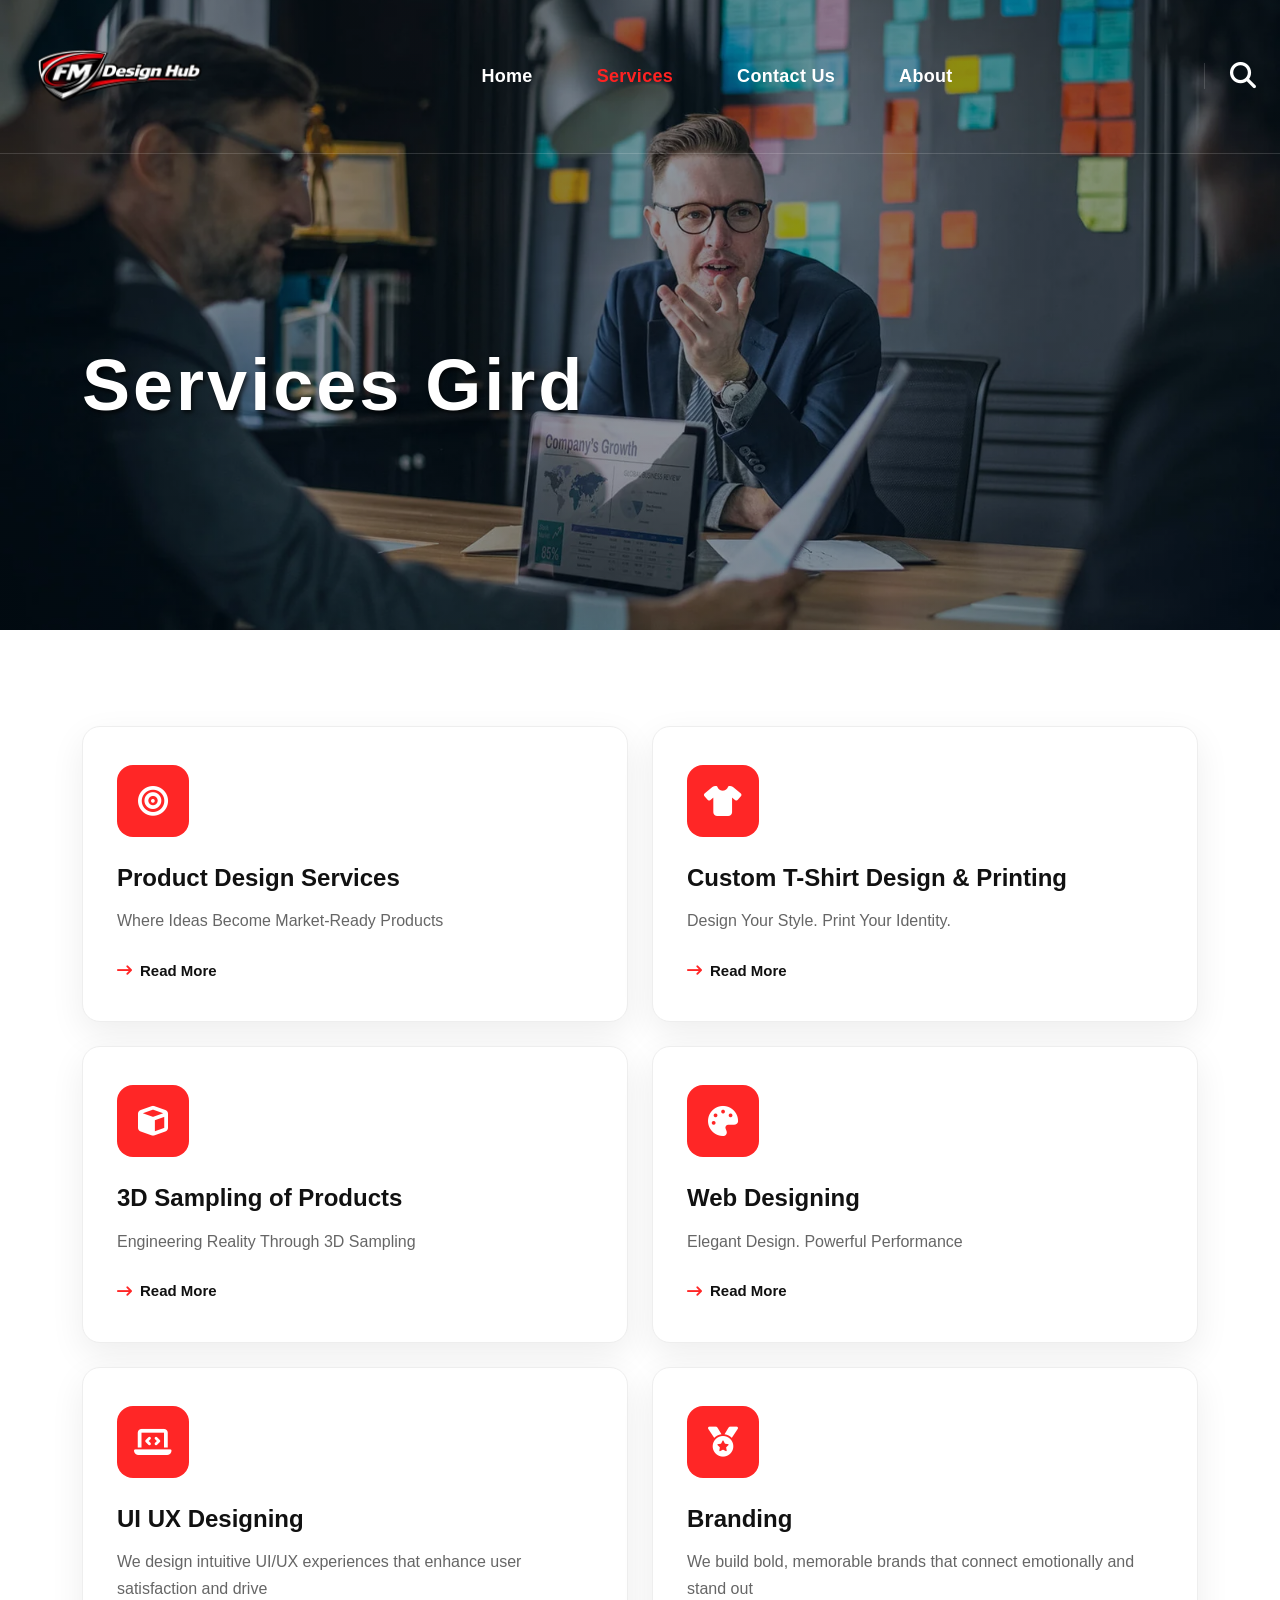
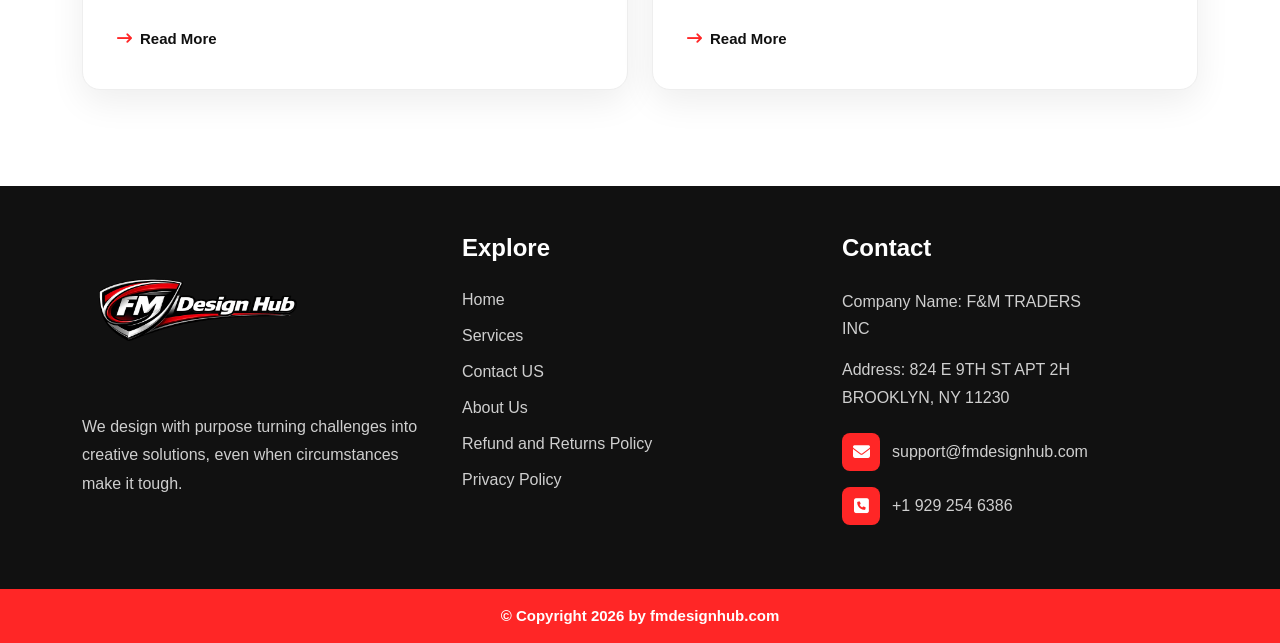
<file: service.html>
<!DOCTYPE html>
<html lang="en">
<head>
  <meta charset="UTF-8">
  <meta name="viewport" content="width=device-width, initial-scale=1.0">
  <title>FM Design Hub</title>

  <!-- Bootstrap CSS -->
  <link href="https://cdn.jsdelivr.net/npm/bootstrap@5.3.3/dist/css/bootstrap.min.css" rel="stylesheet">

  <!-- Font Awesome -->
  <link rel="stylesheet" href="https://cdnjs.cloudflare.com/ajax/libs/font-awesome/6.5.0/css/all.min.css">

  <!-- Custom CSS -->
  <link rel="stylesheet" href="style.css">
</head>
<body>

  <section class="hero-section-2">

    <nav class="navbar navbar-expand-lg custom-navbar">
      <div class="container-fluid px-4">

        <a class="navbar-brand" href="#">
          <img src="./images/download.webp" alt="FM Design Hub" class="logo-img">
        </a>

        <button class="navbar-toggler bg-light" type="button" data-bs-toggle="collapse" data-bs-target="#mainMenu">
          <span class="navbar-toggler-icon"></span>
        </button>

        <div class="collapse navbar-collapse" id="mainMenu">
          <ul class="navbar-nav mx-auto gap-lg-5 text-center">
            <li class="nav-item">
              <a class="nav-link" href="/">Home</a>
            </li>
            <li class="nav-item">
              <a class="nav-link active-link" href="service.html">Services</a>
            </li>
            <li class="nav-item">
              <a class="nav-link" href="contact.html">Contact Us</a>
            </li>
            <li class="nav-item">
              <a class="nav-link" href="about.html">About</a>
            </li>
          </ul>

          <div class="search-box d-none d-lg-flex">
            <i class="fa-solid fa-magnifying-glass"></i>
          </div>
        </div>

      </div>
    </nav>

    <div class="container hero-content">
      <div class="row">
        <div class="col-lg-8 col-md-10">
          <h1>
            Services Gird
          </h1>
        </div>
      </div>
    </div>

  </section>


  <section class="fm-service-grid-section py-5">
  <div class="container py-lg-5">

    <div class="row g-4">

      <!-- Service 1 -->
      <div class="col-12 col-md-6">
        <div class="fm-service-grid-card h-100">
          <div class="fm-service-grid-icon">
            <i class="fa-solid fa-bullseye"></i>
          </div>

          <h4>
            <a href="#">Product Design Services</a>
          </h4>

          <p>Where Ideas Become Market-Ready Products</p>

          <a href="#" class="fm-read-more">
            <i class="fa-solid fa-arrow-right-long"></i>
            Read More
          </a>
        </div>
      </div>

      <!-- Service 2 -->
      <div class="col-12 col-md-6">
        <div class="fm-service-grid-card h-100">
          <div class="fm-service-grid-icon">
            <i class="fa-solid fa-shirt"></i>
          </div>

          <h4>
            <a href="#">Custom T-Shirt Design & Printing</a>
          </h4>

          <p>Design Your Style. Print Your Identity.</p>

          <a href="#" class="fm-read-more">
            <i class="fa-solid fa-arrow-right-long"></i>
            Read More
          </a>
        </div>
      </div>

      <!-- Service 3 -->
      <div class="col-12 col-md-6">
        <div class="fm-service-grid-card h-100">
          <div class="fm-service-grid-icon">
            <i class="fa-solid fa-cube"></i>
          </div>

          <h4>
            <a href="#">3D Sampling of Products</a>
          </h4>

          <p>Engineering Reality Through 3D Sampling</p>

          <a href="#" class="fm-read-more">
            <i class="fa-solid fa-arrow-right-long"></i>
            Read More
          </a>
        </div>
      </div>

      <!-- Service 4 -->
      <div class="col-12 col-md-6">
        <div class="fm-service-grid-card h-100">
          <div class="fm-service-grid-icon">
            <i class="fa-solid fa-palette"></i>
          </div>

          <h4>
            <a href="#">Web Designing</a>
          </h4>

          <p>Elegant Design. Powerful Performance</p>

          <a href="#" class="fm-read-more">
            <i class="fa-solid fa-arrow-right-long"></i>
            Read More
          </a>
        </div>
      </div>

      <!-- Service 5 -->
      <div class="col-12 col-md-6">
        <div class="fm-service-grid-card h-100">
          <div class="fm-service-grid-icon">
            <i class="fa-solid fa-laptop-code"></i>
          </div>

          <h4>
            <a href="#">UI UX Designing</a>
          </h4>

          <p>We design intuitive UI/UX experiences that enhance user satisfaction and drive</p>

          <a href="#" class="fm-read-more">
            <i class="fa-solid fa-arrow-right-long"></i>
            Read More
          </a>
        </div>
      </div>

      <!-- Service 6 -->
      <div class="col-12 col-md-6">
        <div class="fm-service-grid-card h-100">
          <div class="fm-service-grid-icon">
            <i class="fa-solid fa-medal"></i>
          </div>

          <h4>
            <a href="#">Branding</a>
          </h4>

          <p>We build bold, memorable brands that connect emotionally and stand out</p>

          <a href="#" class="fm-read-more">
            <i class="fa-solid fa-arrow-right-long"></i>
            Read More
          </a>
        </div>
      </div>

    </div>

  </div>
</section>

  

<footer class="fm-footer">

  <div class="container py-5">
    <div class="row ">

      <!-- Footer About -->
      <div class="col-12 col-md-6 col-lg-4">
        <div class="fm-footer-about">
          <img src="./images/download.webp" alt="FM Design Hub" class="fm-footer-img">

          <p>
            We design with purpose turning challenges into creative solutions, even when circumstances make it tough.
          </p>
        </div>
      </div>

      <!-- Footer Links -->
      <div class="col-12 col-md-6 col-lg-4">
        <div class="fm-footer-widget">
          <h4>Explore</h4>

          <ul class="fm-footer-links">
            <li><a href="/">Home</a></li>
            <li><a href="service.html">Services</a></li>
            <li><a href="contact.html">Contact US</a></li>
            <li><a href="about.html">About Us</a></li>
            <li><a href="refund.html">Refund and Returns Policy</a></li>
            <li><a href="privacy.html">Privacy Policy</a></li>
          </ul>
        </div>
      </div>

      <!-- Footer Contact -->
      <div class="col-12 col-md-6 col-lg-3">
        <div class="fm-footer-widget">
          <h4>Contact</h4>

          <div class="fm-footer-contact-text">
            <p>Company Name: F&amp;M TRADERS INC</p>
            <p>
              Address: 824 E 9TH ST APT 2H<br>
              BROOKLYN, NY 11230
            </p>
          </div>

          <ul class="fm-footer-contact">
            <li>
              <span class="fm-contact-icon">
                <i class="fa-solid fa-envelope"></i>
              </span>
              <a href="mailto:support@fmdesignhub.com">support@fmdesignhub.com</a>
            </li>

            <li>
              <span class="fm-contact-icon">
                <i class="fa-solid fa-square-phone"></i>
              </span>
              <a href="tel:+19292546386">+1 929 254 6386</a>
            </li>
          </ul>
        </div>
      </div>

    </div>
  </div>

  <!-- Copyright -->
  <div class="fm-footer-bottom py-3">
    <div class="container">
      <p>© Copyright 2026 by fmdesignhub.com</p>
    </div>
  </div>

</footer>
  <!-- Bootstrap JS -->
  <script src="https://cdn.jsdelivr.net/npm/bootstrap@5.3.3/dist/js/bootstrap.bundle.min.js"></script>

</body>
</html>
</file>
<file: style.css>
* {
  margin: 0;
  padding: 0;
  box-sizing: border-box;
}

body {
  font-family: Arial, Helvetica, sans-serif;
}

.hero-section {
  min-height: 100vh;
  background:
    linear-gradient(rgba(2, 19, 34, 0.45), rgba(2, 19, 34, 0.45)),
    url("./images/download\ \(1\).webp");
  background-size: cover;
  background-position: center;
  background-repeat: no-repeat;
}
.hero-section-2 {
  min-height: 70vh;
  background:
    linear-gradient(rgba(2, 19, 34, 0.45), rgba(2, 19, 34, 0.45)),
    url("./images/download\ \(2\).webp");
  background-size: cover;
  background-position: center;
  background-repeat: no-repeat;
}

.custom-navbar {
  min-height: 110px;
  border-bottom: 1px solid rgba(255, 255, 255, 0.15);
}

.logo-img {
  width: 190px;
  height: auto;
}

.navbar-nav .nav-link {
  color: #ffffff;
  font-size: 18px;
  font-weight: 700;
  letter-spacing: 0.3px;
}

.navbar-nav .nav-link:hover,
.active-link {
  color: #ff2222 !important;
}

.search-box {
  color: #ffffff;
  font-size: 26px;
  padding-left: 25px;
  border-left: 1px solid rgba(255, 255, 255, 0.15);
}

.hero-content {
  padding-top: 190px;
  padding-bottom: 80px;
}

.hero-content h1 {
  color: #ffffff;
  font-size: 72px;
  line-height: 1.15;
  font-weight: 800;
  letter-spacing: 3px;
  text-shadow: 2px 3px 4px rgba(0, 0, 0, 0.65);
}


.hero-content h1 span {
  background: rgba(0, 0, 0, 0.45);
  padding: 8px 18px;
}

.hero-btn {
  display: inline-block;
  margin-top: 55px;
  padding: 18px 52px;
  background: #ff2626;
  color: #ffffff;
  text-decoration: none;
  font-size: 17px;
  font-weight: 800;
  letter-spacing: 1px;
  border-radius: 8px;
}

.hero-btn:hover {
  background: #d90000;
  color: #ffffff;
}

.fm-about-section {
  background: #ffffff;
  overflow: hidden;
}

.fm-about-images {
  width: 100%;
}

.fm-main-img {
  border-radius: 18px;
  overflow: hidden;
}

.fm-main-img img {
  width: 100%;
  height: 430px;
  object-fit: cover;
  display: block;
}

.fm-small-img {
  border-radius: 16px;
  overflow: hidden;
}

.fm-small-img img {
  width: 100%;
  height: 230px;
  object-fit: cover;
  display: block;
}

.fm-experience-card {
  background: #ff2626;
  color: #ffffff;
  padding: 25px 18px;
  border-radius: 16px;
  display: flex;
  align-items: center;
  gap: 14px;
  box-shadow: 0 12px 30px rgba(0, 0, 0, 0.18);
}

.fm-exp-icon {
  width: 50px;
  height: 50px;
  min-width: 50px;
  border-radius: 50%;
  background: #ffffff;
  color: #ff2626;
  display: flex;
  align-items: center;
  justify-content: center;
  font-size: 22px;
}

.fm-experience-card h3 {
  font-size: clamp(28px, 4vw, 42px);
  font-weight: 800;
  margin: 0;
  line-height: 1;
}

.fm-experience-card p {
  font-size: 15px;
  font-weight: 600;
  margin: 6px 0 0;
  line-height: 1.3;
}

.fm-about-content {
  padding-left: clamp(0px, 3vw, 35px);
}

.fm-subtitle {
  color: #ff2626;
  font-size: 18px;
  font-weight: 700;
  display: inline-block;
  margin-bottom: 12px;
}

.fm-about-content h2 {
  color: #111111;
  font-size: clamp(34px, 4vw, 52px);
  line-height: 1.15;
  font-weight: 800;
  margin-bottom: 18px;
}

.fm-title-line {
  width: 75px;
  height: 4px;
  background: #ff2626;
  margin-bottom: 25px;
}

.fm-about-content p {
  color: #666666;
  font-size: 17px;
  line-height: 1.8;
  margin-bottom: 25px;
}

.fm-about-list {
  list-style: none;
  padding: 0;
  margin: 0 0 35px;
}

.fm-about-list li {
  display: flex;
  align-items: center;
  gap: 12px;
  color: #222222;
  font-size: 17px;
  font-weight: 600;
  margin-bottom: 14px;
}

.fm-about-list i {
  color: #ff2626;
  font-size: 20px;
}

.fm-about-btn {
  display: inline-block;
  background: #ff2626;
  color: #ffffff;
  padding: 16px 42px;
  border-radius: 8px;
  text-decoration: none;
  font-size: 16px;
  font-weight: 800;
  letter-spacing: 0.5px;
}

.fm-about-btn:hover {
  background: #d90000;
  color: #ffffff;
}

.fm-services-section {
  background: #f7f7f7;
}

.fm-service-title-box {
  background: #ffffff;
  padding: 35px 25px;
  border-radius: 14px;
  box-shadow: 0 10px 35px rgba(0, 0, 0, 0.06);
}

.fm-service-subtitle {
  color: #ff2626;
  font-size: 18px;
  font-weight: 700;
  display: inline-block;
  margin-bottom: 12px;
}

.fm-service-title-box h2 {
  color: #111111;
  font-size: clamp(30px, 3vw, 42px);
  line-height: 1.18;
  font-weight: 800;
  margin-bottom: 20px;
}

.fm-service-line {
  width: 70px;
  height: 4px;
  background: #ff2626;
}

.fm-service-card {
  background: #ffffff;
  border-radius: 14px;
  overflow: hidden;
  box-shadow: 0 10px 35px rgba(0, 0, 0, 0.08);
  transition: 0.3s ease;
  position: relative;
}

.fm-service-card:hover {
  transform: translateY(-8px);
}

.fm-service-img {
  overflow: hidden;
}

.fm-service-img img {
  width: 100%;
  height: 210px;
  object-fit: cover;
  display: block;
  transition: 0.4s ease;
}

.fm-service-card:hover .fm-service-img img {
  transform: scale(1.08);
}

.fm-service-content {
  padding: 45px 22px 28px;
  text-align: center;
  position: relative;
}

.fm-service-icon {
  width: 66px;
  height: 66px;
  background: #ff2626;
  color: #ffffff;
  border-radius: 50%;
  position: absolute;
  top: -33px;
  left: 50%;
  transform: translateX(-50%);
  display: flex;
  align-items: center;
  justify-content: center;
  font-size: 26px;
  border: 5px solid #ffffff;
  z-index: 2;
}

.fm-service-content h4 {
  margin: 0;
  font-size: 21px;
  line-height: 1.35;
  font-weight: 800;
}

.fm-service-content h4 a {
  color: #111111;
  text-decoration: none;
}

.fm-service-content h4 a:hover {
  color: #ff2626;
}

.fm-moving-text-section {
  background: #111111;
  overflow: hidden;
}

.fm-moving-text {
  width: 100%;
  overflow: hidden;
  white-space: nowrap;
}

.fm-moving-track {
  display: flex;
  width: max-content;
  animation: fmMoveText 18s linear infinite;
}

.fm-moving-group {
  display: flex;
  align-items: center;
  flex-shrink: 0;
}

.fm-moving-group span {
  color: transparent;
  -webkit-text-stroke: 2px #ffffff;
  font-size: clamp(55px, 8vw, 130px);
  font-weight: 900;
  line-height: 1;
  text-transform: uppercase;
  letter-spacing: 2px;
  padding: 0 28px;
}

.fm-moving-group b {
  color: #ff2626;
  font-size: clamp(60px, 8vw, 135px);
  line-height: 1;
  padding: 0 8px;
}

.fm-moving-text:hover .fm-moving-track {
  animation-play-state: paused;
}

@keyframes fmMoveText {
  from {
    transform: translateX(0);
  }

  to {
    transform: translateX(-50%);
  }
}

.fm-faq-section {
  background-image: url(./images/faq-bg.webp);
}

.fm-faq-subtitle {
  color: #ff2626;
  font-size: 18px;
  font-weight: 700;
  display: inline-block;
  margin-bottom: 12px;
}

.fm-faq-title {
  color: #111111;
  font-size: clamp(34px, 4vw, 54px);
  font-weight: 800;
  line-height: 1.15;
  margin-bottom: 18px;
}

.fm-faq-line {
  width: 75px;
  height: 4px;
  background: #ff2626;
}

.fm-faq-accordion .accordion-item {
  border: none;
  margin-bottom: 18px;
  border-radius: 12px;
  overflow: hidden;
  box-shadow: 0 10px 35px rgba(0, 0, 0, 0.08);
}

.fm-faq-accordion .accordion-button {
  background: #ffffff;
  color: #111111;
  font-size: 18px;
  font-weight: 800;
  padding: 22px 24px;
  box-shadow: none;
}

.fm-faq-accordion .accordion-button:not(.collapsed) {
  background: #ff2626;
  color: #ffffff;
}

.fm-faq-accordion .accordion-button:focus {
  box-shadow: none;
}

.fm-faq-accordion .accordion-button::after {
  filter: brightness(0);
}

.fm-faq-accordion .accordion-button:not(.collapsed)::after {
  filter: brightness(0) invert(1);
}

.fm-faq-accordion .accordion-body {
  background: #ffffff;
  color: #666666;
  font-size: 16px;
  line-height: 1.8;
  padding: 22px 24px;
}

.fm-faq-img {
  border-radius: 18px;
  overflow: hidden;
  height: 470px;
  box-shadow: 0 12px 35px rgba(0, 0, 0, 0.12);
}

.fm-faq-img img {
  width: 100%;
  height: 100%;
  object-fit: cover;
}

.fm-progress-wrapper {
  
  border-radius: 18px;
  padding: 35px 25px;
  color: #ffffff;
  height: 100%;
  display: flex;
  flex-direction: column;
  justify-content: center;
}

.fm-progress-box {
  text-align: center;
}

.fm-circle {
  width: 120px;
  height: 120px;
  margin: 0 auto 18px;
  border-radius: 50%;
  display: flex;
  align-items: center;
  justify-content: center;
  background: conic-gradient(#ffffff 0deg, #ffffff 324deg, rgba(255,255,255,0.25) 324deg);
}

.fm-circle-100 {
  background: conic-gradient(#ffffff 0deg, #ffffff 360deg);
}

.fm-circle span {
  width: 92px;
  height: 92px;
  background: #ff2626;
  border-radius: 50%;
  display: flex;
  align-items: center;
  justify-content: center;
  color: #ffffff;
  font-size: 30px;
  font-weight: 800;
}

.fm-progress-box h5 {
  color: black;
  font-size: 22px;
  line-height: 1.35;
  font-weight: 800;
  margin: 0;
}

.fm-divider {
  width: 100%;
  height: 1px;
  background: rgba(255, 255, 255, 0.35);
  margin: 35px 0;
}


.fm-contact-section {
  background: #ffffff;
  overflow: hidden;
}

.fm-contact-content {
  width: 100%;
}

.fm-contact-subtitle {
  color: #ff2626;
  font-size: 18px;
  font-weight: 700;
  display: inline-block;
  margin-bottom: 12px;
}

.fm-contact-content h2 {
  color: #111111;
  font-size: clamp(34px, 4vw, 52px);
  line-height: 1.15;
  font-weight: 800;
  margin-bottom: 18px;
}

.fm-contact-line {
  width: 75px;
  height: 4px;
  background: #ff2626;
  margin-bottom: 32px;
}

.fm-contact-form .form-control {
  height: 58px;
  border: none;
  border-radius: 8px;
  background: #f4f4f4;
  color: #111111;
  font-size: 15px;
  padding: 15px 18px;
  box-shadow: none;
}

.fm-contact-form textarea.form-control {
  height: auto;
  resize: none;
}

.fm-contact-form .form-control:focus {
  background: #f4f4f4;
  border: 1px solid #ff2626;
  box-shadow: none;
}

.fm-contact-form .form-control::placeholder {
  color: #777777;
}

.fm-contact-btn {
  display: inline-block;
  border: none;
  background: #ff2626;
  color: #ffffff;
  padding: 16px 42px;
  border-radius: 8px;
  font-size: 16px;
  font-weight: 800;
  letter-spacing: 0.5px;
  transition: 0.3s ease;
}

.fm-contact-btn:hover {
  background: #d90000;
  color: #ffffff;
}

.fm-contact-image-box {
  width: 100%;
  height: 620px;
  border-radius: 18px;
  overflow: hidden;
  position: relative;
  box-shadow: 0 15px 40px rgba(0, 0, 0, 0.15);
}

.fm-contact-image-box img {
  width: 100%;
  height: 100%;
  object-fit: cover;
  display: block;
}

/* Elementor blank box style */
.fm-contact-shape {
  width: 130px;
  height: 130px;
  background: #ff2626;
  position: absolute;
  right: 25px;
  bottom: 25px;
  border-radius: 16px;
  opacity: 0.92;
}

.fm-footer {
  background: #111111;
  color: #ffffff;
}

.fm-footer-img {
  width: 100%;
  max-width: 230px;
  height: auto;
  margin-bottom: 25px;
  display: block;
}

.fm-footer-about p {
  color: #cfcfcf;
  font-size: 16px;
  line-height: 1.8;
  margin: 0;
}

.fm-footer-widget h4 {
  color: #ffffff;
  font-size: 24px;
  font-weight: 800;
  margin-bottom: 25px;
}

.fm-footer-links {
  list-style: none;
  padding: 0;
  margin: 0;
}

.fm-footer-links li {
  margin-bottom: 12px;
}

.fm-footer-links a {
  color: #cfcfcf;
  text-decoration: none;
  font-size: 16px;
  transition: 0.3s ease;
}

.fm-footer-links a:hover {
  color: #ff2626;
  padding-left: 6px;
}

.fm-footer-contact-text p {
  color: #cfcfcf;
  font-size: 16px;
  line-height: 1.7;
  margin-bottom: 14px;
}

.fm-footer-contact {
  list-style: none;
  padding: 0;
  margin: 22px 0 0;
}

.fm-footer-contact li {
  display: flex;
  align-items: center;
  gap: 12px;
  margin-bottom: 16px;
}

.fm-contact-icon {
  width: 38px;
  height: 38px;
  min-width: 38px;
  background: #ff2626;
  color: #ffffff;
  border-radius: 8px;
  display: flex;
  align-items: center;
  justify-content: center;
  font-size: 17px;
}

.fm-footer-contact a {
  color: #cfcfcf;
  text-decoration: none;
  font-size: 16px;
  transition: 0.3s ease;
  word-break: break-word;
}

.fm-footer-contact a:hover {
  color: #ff2626;
}

.fm-footer-bottom {
  background: #ff2626;
  text-align: center;
}

.fm-footer-bottom p {
  color: #ffffff;
  font-size: 15px;
  font-weight: 600;
  margin: 0;
}

.fm-service-grid-section {
  background: #ffffff;
}

.fm-service-grid-card {
  background: #ffffff;
  padding: 38px 34px;
  border-radius: 18px;
  border: 1px solid #eeeeee;
  box-shadow: 0 12px 35px rgba(0, 0, 0, 0.07);
  transition: 0.3s ease;
}

.fm-service-grid-card:hover {
  transform: translateY(-8px);
  border-color: #ff2626;
}

.fm-service-grid-icon {
  width: 72px;
  height: 72px;
  background: #ff2626;
  color: #ffffff;
  border-radius: 16px;
  display: flex;
  align-items: center;
  justify-content: center;
  font-size: 30px;
  margin-bottom: 25px;
}

.fm-service-grid-card h4 {
  margin-bottom: 14px;
  font-size: 24px;
  line-height: 1.3;
  font-weight: 800;
}

.fm-service-grid-card h4 a {
  color: #111111;
  text-decoration: none;
}

.fm-service-grid-card h4 a:hover {
  color: #ff2626;
}

.fm-service-grid-card p {
  color: #666666;
  font-size: 16px;
  line-height: 1.7;
  margin-bottom: 25px;
}

.fm-read-more {
  display: inline-flex;
  align-items: center;
  gap: 8px;
  color: #111111;
  text-decoration: none;
  font-size: 15px;
  font-weight: 800;
  transition: 0.3s ease;
}

.fm-read-more i {
  color: #ff2626;
  font-size: 15px;
}

.fm-read-more:hover {
  color: #ff2626;
}
.fm-quote-section {
  background: #ffffff;
}

.fm-quote-box h2 {
  color: #111111;
  font-size: clamp(34px, 4vw, 52px);
  font-weight: 800;
  line-height: 1.15;
  margin-bottom: 35px;
}

.fm-quote-form .form-control {
  height: 58px;
  border: none;
  border-radius: 8px;
  background: #f4f4f4;
  color: #111111;
  font-size: 15px;
  padding: 15px 18px;
  box-shadow: none;
}

.fm-quote-form textarea.form-control {
  height: auto;
  resize: none;
}

.fm-quote-form .form-control:focus {
  background: #f4f4f4;
  border: 1px solid #ff2626;
  box-shadow: none;
}

.fm-quote-form .form-control::placeholder {
  color: #777777;
}

.fm-quote-btn {
  display: inline-block;
  border: none;
  background: #ff2626;
  color: #ffffff;
  padding: 16px 42px;
  border-radius: 8px;
  font-size: 16px;
  font-weight: 800;
  letter-spacing: 0.5px;
  transition: 0.3s ease;
}

.fm-quote-btn:hover {
  background: #d90000;
}

.fm-contact-info-wrapper {
  display: flex;
  flex-direction: column;
  gap: 25px;
}

.fm-info-box {
  background: #ffffff;
  padding: 28px 30px;
  border-radius: 16px;
  display: flex;
  align-items: center;
  gap: 20px;
  border: 1px solid #eeeeee;
  box-shadow: 0 12px 35px rgba(0, 0, 0, 0.07);
  transition: 0.3s ease;
}

.fm-info-box:hover {
  transform: translateY(-6px);
  border-color: #ff2626;
}

.fm-info-icon {
  width: 70px;
  height: 70px;
  min-width: 70px;
  background: #ff2626;
  color: #ffffff;
  border-radius: 50%;
  display: flex;
  align-items: center;
  justify-content: center;
  font-size: 26px;
}

.fm-info-text h4 {
  color: #111111;
  font-size: 22px;
  font-weight: 800;
  margin-bottom: 8px;
}

.fm-info-text p {
  color: #666666;
  font-size: 16px;
  line-height: 1.6;
  margin: 0;
}
.fm-about-two-section {
  background: #ffffff;
  overflow: hidden;
}

.fm-about-two-image-box {
  width: 100%;
  position: relative;
}

.fm-about-two-main-img {
  width: 100%;
  height: 620px;
  object-fit: cover;
  display: block;
  border-radius: 18px;
  box-shadow: 0 15px 45px rgba(0, 0, 0, 0.14);
}

.fm-about-two-line-img {
  width: 210px;
  height: auto;
  position: absolute;
  right: -45px;
  top: 45px;
  opacity: 0.85;
  z-index: 1;
}

.fm-about-two-exp-card {
  background: #ff2626;
  color: #ffffff;
  padding: 24px 28px;
  border-radius: 16px;
  align-items: center;
  gap: 16px;
  position: absolute;
  right: -55px;
  bottom: 55px;
  z-index: 2;
  box-shadow: 0 15px 35px rgba(0, 0, 0, 0.2);
}

.fm-about-two-exp-icon {
  width: 58px;
  height: 58px;
  min-width: 58px;
  background: #ffffff;
  color: #ff2626;
  border-radius: 50%;
  display: flex;
  align-items: center;
  justify-content: center;
  font-size: 24px;
}

.fm-about-two-exp-card h3 {
  font-size: 42px;
  line-height: 1;
  font-weight: 800;
  margin: 0;
}

.fm-about-two-exp-card p {
  font-size: 15px;
  font-weight: 700;
  margin: 6px 0 0;
  line-height: 1.3;
}

.fm-about-two-content {
  padding-left: clamp(0px, 3vw, 35px);
}

.fm-about-two-subtitle {
  color: #ff2626;
  font-size: 18px;
  font-weight: 700;
  display: inline-block;
  margin-bottom: 12px;
}

.fm-about-two-content h2 {
  color: #111111;
  font-size: clamp(34px, 4vw, 54px);
  line-height: 1.15;
  font-weight: 800;
  margin-bottom: 18px;
}

.fm-about-two-line {
  width: 75px;
  height: 4px;
  background: #ff2626;
  margin-bottom: 28px;
}

.fm-about-two-content p {
  color: #666666;
  font-size: 17px;
  line-height: 1.8;
  margin-bottom: 26px;
}

.fm-about-two-list {
  list-style: none;
  padding: 0;
  margin: 0 0 36px;
}

.fm-about-two-list li {
  display: flex;
  align-items: center;
  gap: 12px;
  color: #222222;
  font-size: 17px;
  font-weight: 600;
  margin-bottom: 14px;
}

.fm-about-two-list i {
  color: #ff2626;
  font-size: 20px;
}

.fm-about-two-btn {
  display: inline-block;
  background: #ff2626;
  color: #ffffff;
  padding: 16px 42px;
  border-radius: 8px;
  text-decoration: none;
  font-size: 16px;
  font-weight: 800;
  letter-spacing: 0.5px;
  transition: 0.3s ease;
}

.fm-about-two-btn:hover {
  background: #d90000;
  color: #ffffff;
}


.fm-policy-box {
  background: #ffffff;
  padding: clamp(25px, 5vw, 60px);
  border-radius: 18px;
  
}

.fm-policy-header span {
  color: #ff2626;
  font-size: 18px;
  font-weight: 800;
  display: inline-block;
  margin-bottom: 12px;
}

.fm-policy-header h1 {
  color: #111111;
  font-size: clamp(34px, 5vw, 56px);
  font-weight: 800;
  line-height: 1.15;
  margin-bottom: 18px;
}

.fm-policy-header p {
  color: #666666;
  font-size: 17px;
  line-height: 1.8;
  max-width: 820px;
  margin: 0 auto;
}

.fm-policy-item {
  border-top: 1px solid #eeeeee;
  padding-top: 30px;
  margin-top: 30px;
}

.fm-policy-item h3,
.fm-policy-contact h3 {
  color: #111111;
  font-size: 26px;
  font-weight: 800;
  margin-bottom: 18px;
}

.fm-policy-item h3 em {
  color: #777777;
  font-size: 18px;
  font-weight: 500;
}

.fm-policy-item p,
.fm-policy-contact p {
  color: #666666;
  font-size: 16px;
  line-height: 1.8;
  margin-bottom: 14px;
}

.fm-policy-item ul {
  padding-left: 0;
  margin: 0;
  list-style: none;
}

.fm-policy-item ul li {
  color: #555555;
  font-size: 16px;
  line-height: 1.8;
  margin-bottom: 12px;
  padding-left: 30px;
  position: relative;
}

.fm-policy-item ul li::before {
  content: "\f058";
  font-family: "Font Awesome 6 Free";
  font-weight: 900;
  color: #ff2626;
  position: absolute;
  left: 0;
  top: 2px;
}

.fm-policy-contact {
  background: #111111;
  color: #ffffff;
  padding: 35px;
  border-radius: 16px;
  margin-top: 35px;
}

.fm-policy-contact h3 {
  color: #ffffff;
}

.fm-policy-contact p {
  color: #d6d6d6;
}

.fm-contact-row {
  display: flex;
  align-items: center;
  gap: 14px;
  margin-top: 15px;
}

.fm-contact-row i {
  width: 42px;
  height: 42px;
  background: #ff2626;
  color: #ffffff;
  border-radius: 50%;
  display: flex;
  align-items: center;
  justify-content: center;
  font-size: 18px;
}

.fm-contact-row a {
  color: #ffffff;
  text-decoration: none;
  font-size: 16px;
  font-weight: 600;
  word-break: break-word;
}

.fm-contact-row a:hover {
  color: #ff2626;
}


.fm-privacy-box {
  background: #ffffff;
  padding: clamp(25px, 5vw, 60px);
  border-radius: 18px;

}

.fm-privacy-header span {
  color: #ff2626;
  font-size: 18px;
  font-weight: 800;
  display: inline-block;
  margin-bottom: 12px;
}

.fm-privacy-header h1 {
  color: #111111;
  font-size: clamp(34px, 5vw, 56px);
  font-weight: 800;
  line-height: 1.15;
  margin-bottom: 18px;
}

.fm-privacy-header p {
  color: #666666;
  font-size: 17px;
  line-height: 1.8;
  max-width: 850px;
  margin: 0 auto;
}

.fm-privacy-item {
  border-top: 1px solid #eeeeee;
  padding-top: 30px;
  margin-top: 30px;
}

.fm-privacy-item h3,
.fm-privacy-contact h3 {
  color: #111111;
  font-size: 26px;
  font-weight: 800;
  margin-bottom: 18px;
}

.fm-privacy-item p,
.fm-privacy-contact p {
  color: #666666;
  font-size: 16px;
  line-height: 1.8;
  margin-bottom: 14px;
}

.fm-privacy-item ul {
  list-style: none;
  padding-left: 0;
  margin: 0;
}

.fm-privacy-item ul li {
  color: #555555;
  font-size: 16px;
  line-height: 1.8;
  margin-bottom: 12px;
  padding-left: 32px;
  position: relative;
}

.fm-privacy-item ul li::before {
  content: "\f058";
  font-family: "Font Awesome 6 Free";
  font-weight: 900;
  color: #ff2626;
  position: absolute;
  left: 0;
  top: 2px;
}

.fm-privacy-contact {
  background: #111111;
  color: #ffffff;
  padding: 35px;
  border-radius: 16px;
  margin-top: 35px;
}

.fm-privacy-contact h3 {
  color: #ffffff;
}

.fm-privacy-contact p {
  color: #d6d6d6;
}

.fm-privacy-contact-row {
  display: flex;
  align-items: center;
  gap: 14px;
  margin-top: 15px;
}

.fm-privacy-contact-row i {
  width: 42px;
  height: 42px;
  background: #ff2626;
  color: #ffffff;
  border-radius: 50%;
  display: flex;
  align-items: center;
  justify-content: center;
  font-size: 18px;
}

.fm-privacy-contact-row a {
  color: #ffffff;
  text-decoration: none;
  font-size: 16px;
  font-weight: 600;
  word-break: break-word;
}

.fm-privacy-contact-row a:hover {
  color: #ff2626;
}
@media (max-width: 991px) {
  .custom-navbar {
    min-height: auto;
    padding: 18px 0;
  }

  .navbar-collapse {
    background: rgba(0, 0, 0, 0.65);
    padding: 20px;
    margin-top: 15px;
    border-radius: 10px;
  }

  .hero-content {
    padding-top: 120px;
  }

  .hero-content h1 {
    font-size: 52px;
  }
}

@media (max-width: 576px) {
  .logo-img {
    width: 150px;
  }

  .hero-content {
    padding-top: 90px;
  }

  .hero-content h1 {
    font-size: 36px;
    letter-spacing: 1px;
  }

  .hero-btn {
    padding: 15px 38px;
    margin-top: 35px;
  }
}
</file>
